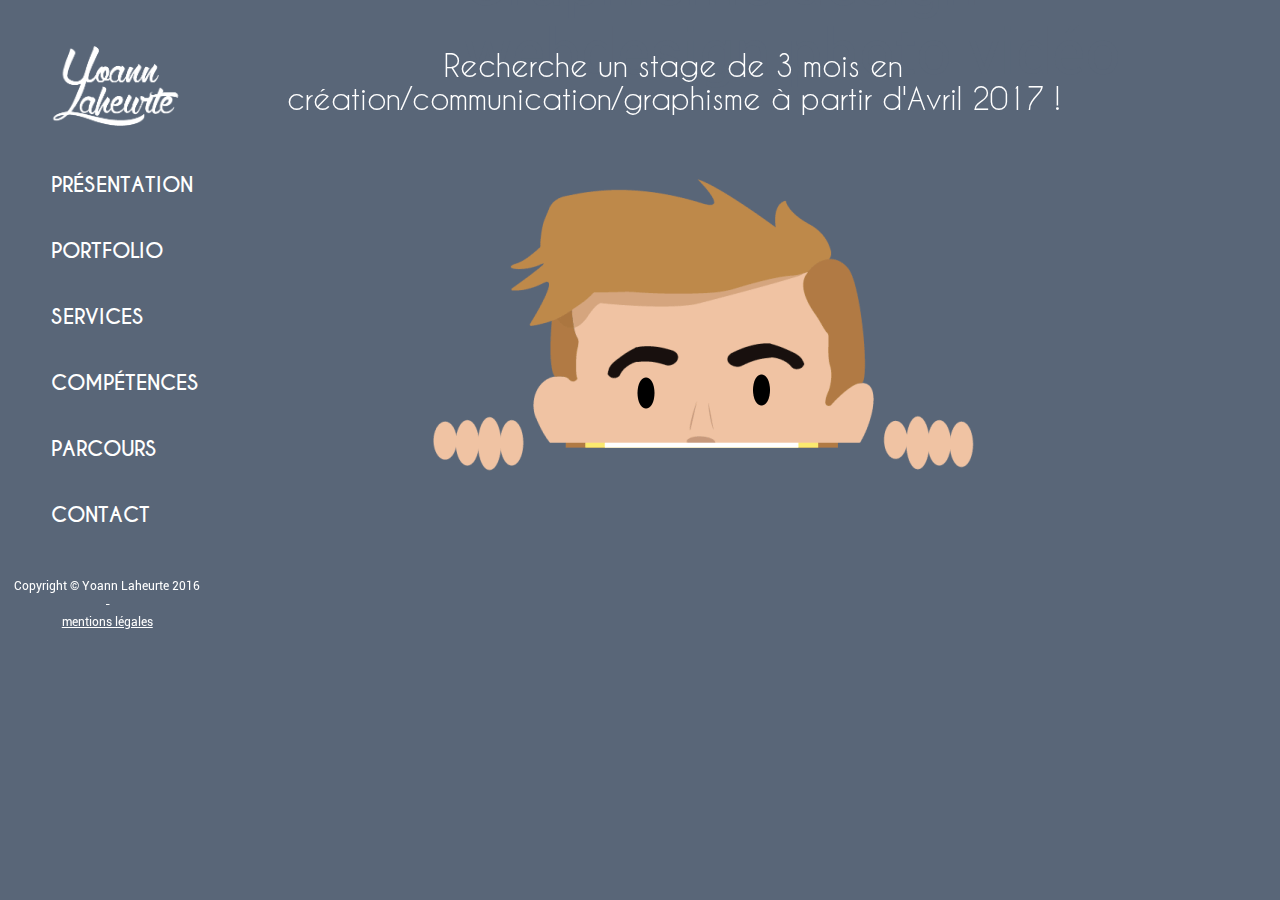
<file: index.html>
<!DOCTYPE html5>
<html lang="fr">
<head>
    <title> Yoann Laheurte | Graphiste & Webdesigner </title> 
	<meta charset="utf-8">
    <link href="http://fonts.googleapis.com/icon?family=Material+Icons" rel="stylesheet">
    <link type="text/css" rel="stylesheet" href="css/materialize.min.css" />
    <link type="text/css" rel="stylesheet" href="css/style.css">
    <link type="text/css" rel="stylesheet" href="css/menu_hover.css">
<link type="text/css" rel="stylesheet" href="css/responsive.css">
    <meta name="viewport" content="width=device-width; initial-scale=1.0; maximum-scale=1.0;"/>
    <link rel="icon" type="image/ico" href="images/favicon.ico" />
</head>
    
<body>  
    <div class="wrapper">
        <div class="row">
            <header class="header">
            <div class="col s2 nav wrap menu">
                <a href="#" class="header__icon" id="header__icon"></a>
                <div class="navbar">
            <a href="index.html"><img src="images/logo.png" class="logo responsive-img"></a>
                <nav class="cl-effect-4">
                <ul>
                    <li><a href="presentation.html">présentation</a></li>
                    <li><a href="portfolio_toutvoir.html">portfolio</a></li>
                    <li><a href="services.html">services</a></li>
                    <li><a href="competences.html">compétences</a></li>
                    <li><a href="parcours.html">parcours</a></li>
                    <li><a href="contact.html">contact</a></li>
                </ul>
                </nav>
                <p class="footer">Copyright &copy; Yoann Laheurte 2016 - <a href="mentions-l%C3%A9gales.html"><br>mentions légales</a></p>
            </div>
        </div>
            </header>
            <div class="site-content">
                <div class="container">
                    <div class="col s10 main wrap">
                <main>
                    <h2>Recherche un stage de 3 mois en création/communication/graphisme à partir d'Avril 2017 !</h2>
                    <img class="responsive-img" src="images/accueil.gif">
                    <h1>Yoann Laheurte</h1>
                    <h1>Graphisme design webdesign photo vidéo</h1>
                </main>
                    </div>
                </div>     
            </div>         
        </div>
</div>
  
          <script type="text/javascript" src="https://code.jquery.com/jquery-2.1.1.min.js"></script>
      <script type="text/javascript" src="js/materialize.min.js"></script>
    <script>(function(i,s,o,g,r,a,m){i['GoogleAnalyticsObject']=r;i[r]=i[r]||function(){
  (i[r].q=i[r].q||[]).push(arguments)},i[r].l=1*new Date();a=s.createElement(o),
  m=s.getElementsByTagName(o)[0];a.async=1;a.src=g;m.parentNode.insertBefore(a,m)
  })(window,document,'script','https://www.google-analytics.com/analytics.js','ga');

  ga('create', 'UA-80531966-1', 'auto');
  ga('send', 'pageview');</script>
     <script type="text/javascript" src="js/app.js"></script>
        </body>
</html>
</file>
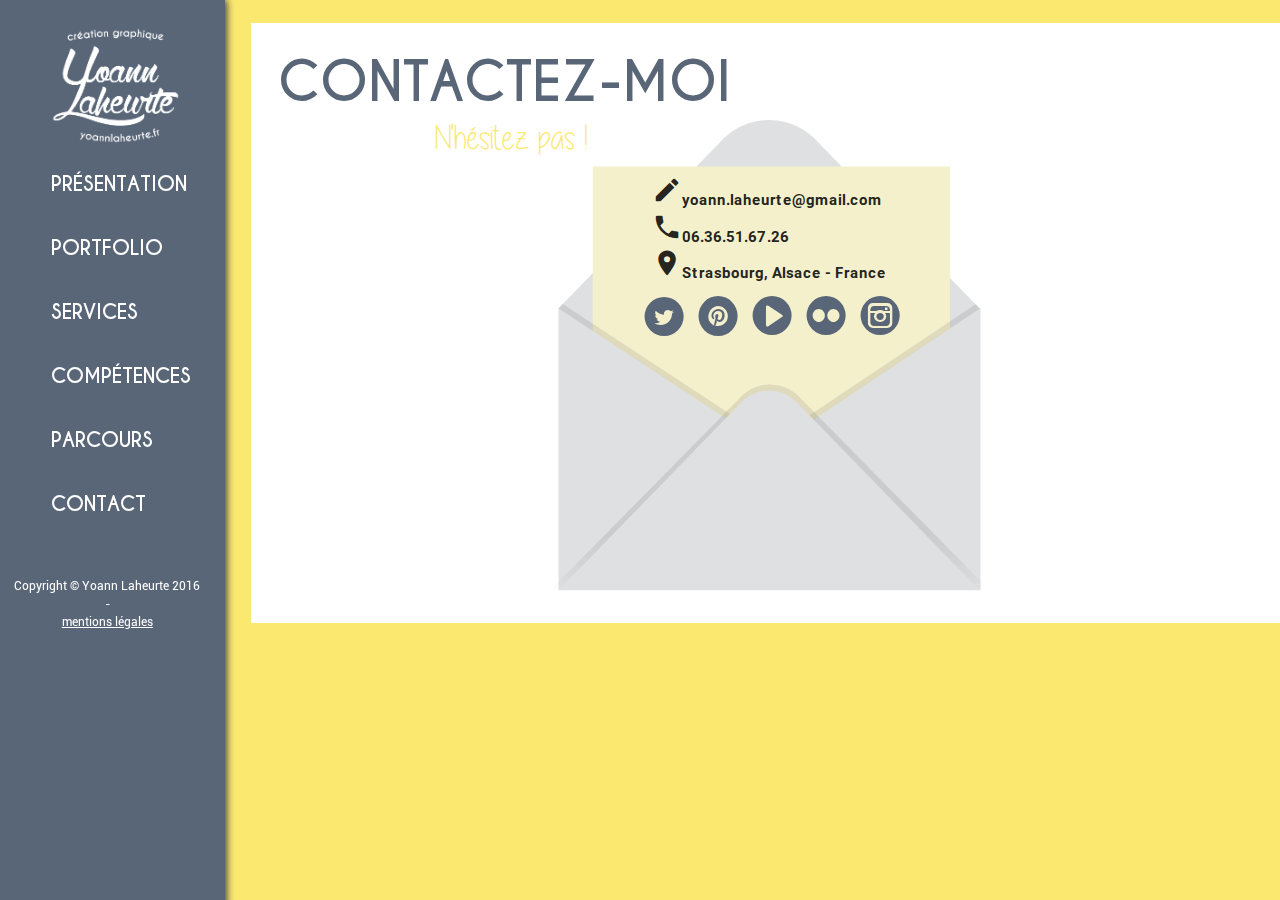
<file: contact.html>
<!DOCTYPE html5>
<html lang="fr">
<head>
    <title> Yoann Laheurte | Graphiste & Webdesigner </title> 
	<meta charset="utf-8">
    <link href="http://fonts.googleapis.com/icon?family=Material+Icons" rel="stylesheet">
    <link type="text/css" rel="stylesheet" href="css/materialize.min.css" />
    <link type="text/css" rel="stylesheet" href="css/contact.css">
    <link type="text/css" rel="stylesheet" href="css/menu_hover.css">
    <link type="text/css" rel="stylesheet" href="css/responsive.css">
    <meta name="viewport" content="width=device-width; initial-scale=1.0; maximum-scale=1.0;"/>
    <link rel="icon" type="image/png" href="images/favicon.png" />
<style>
@media only screen and (max-width: 750px) {
    nav ul {
    margin-left:0em;
    }
}
    </style>
</head>
    
<body>
    <div class="wrapper">
        <div class="row">
            <header class="header">
            <div class="col s2 nav wrap">
            <a href="#" class="header__icon" id="header__icon"></a>
            <div class="navbar">
            <a href="index.html"><img src="images/logo3.png" class="logo responsive-img"></a>
                <nav class="cl-effect-4">
                <ul>
                    <li><a href="presentation.html">présentation</a></li>
                    <li><a href="portfolio_toutvoir.html">portfolio</a></li>
                    <li><a href="services.html">services</a></li>
                    <li><a href="competences.html">compétences</a></li>
                    <li><a href="parcours.html">parcours</a></li>
                    <li><a href="contact.html">contact</a></li>
                </ul>
                </nav>
                <p class="footer">Copyright &copy; Yoann Laheurte 2016 - <a href="mentions-l%C3%A9gales.html"><br>mentions légales</a></p>
            </div>
            </div>
            </header>
            <div class="site-content">
            <div class="col s10 main wrap">
                <main>
                      <h1>Contactez-moi</h1>
                        <h3>N'hésitez pas !</h3>
                   <div class="contact"> <p>   <i class="small material-icons">mode_edit</i>yoann.laheurte@gmail.com<br>   <i class="small material-icons">call</i>06.36.51.67.26<br>   <i class="small material-icons">location_on</i>Strasbourg, Alsace - France</p>
                      <ul>
                          <li><a href="https://twitter.com/Yoannlht" target="_blank">A</a></li>
                          <li><a href="https://fr.pinterest.com/ylaheurte/" target="_blank">E</a></li>
                          <li><a href="https://www.youtube.com/user/Yoann2020" target="_blank">F</a></li>
                          <li><a href="https://www.flickr.com/photos/141456434@N02/" target="_blank">O</a></li>
                          <li><a href="https://www.instagram.com/yoannlht/" target="_blank">V</a></li>
                       </ul>
                    </div>
                     <div class="site-cache" id="site-cache">
            </main>
        </div>
        </div>
    </div>
      <script type="text/javascript" src="https://code.jquery.com/jquery-2.1.1.min.js"></script>
      <script type="text/javascript" src="js/materialize.min.js"></script>
           <script>(function(i,s,o,g,r,a,m){i['GoogleAnalyticsObject']=r;i[r]=i[r]||function(){
  (i[r].q=i[r].q||[]).push(arguments)},i[r].l=1*new Date();a=s.createElement(o),
  m=s.getElementsByTagName(o)[0];a.async=1;a.src=g;m.parentNode.insertBefore(a,m)
  })(window,document,'script','https://www.google-analytics.com/analytics.js','ga');

  ga('create', 'UA-80531966-1', 'auto');
  ga('send', 'pageview');</script>
         <script type="text/javascript" src="js/app.js"></script>
        </body>
</html>
</file>
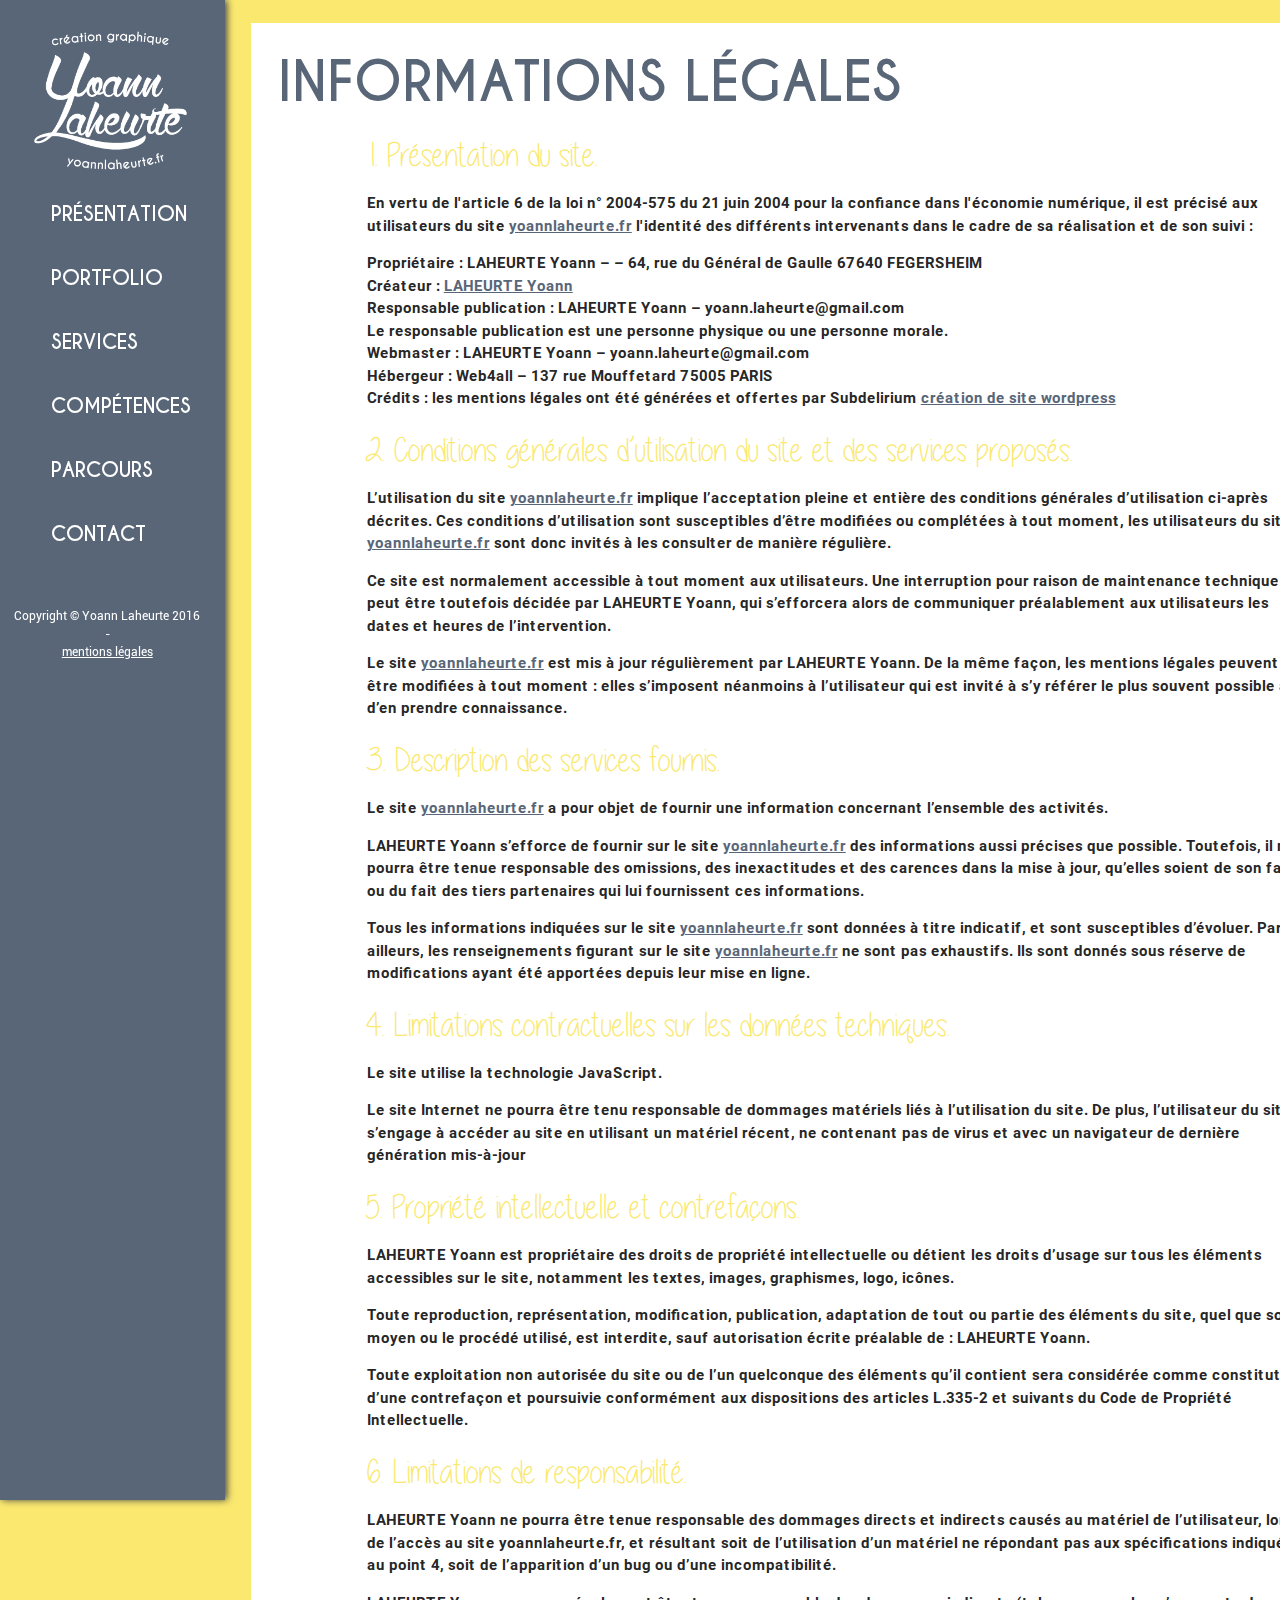
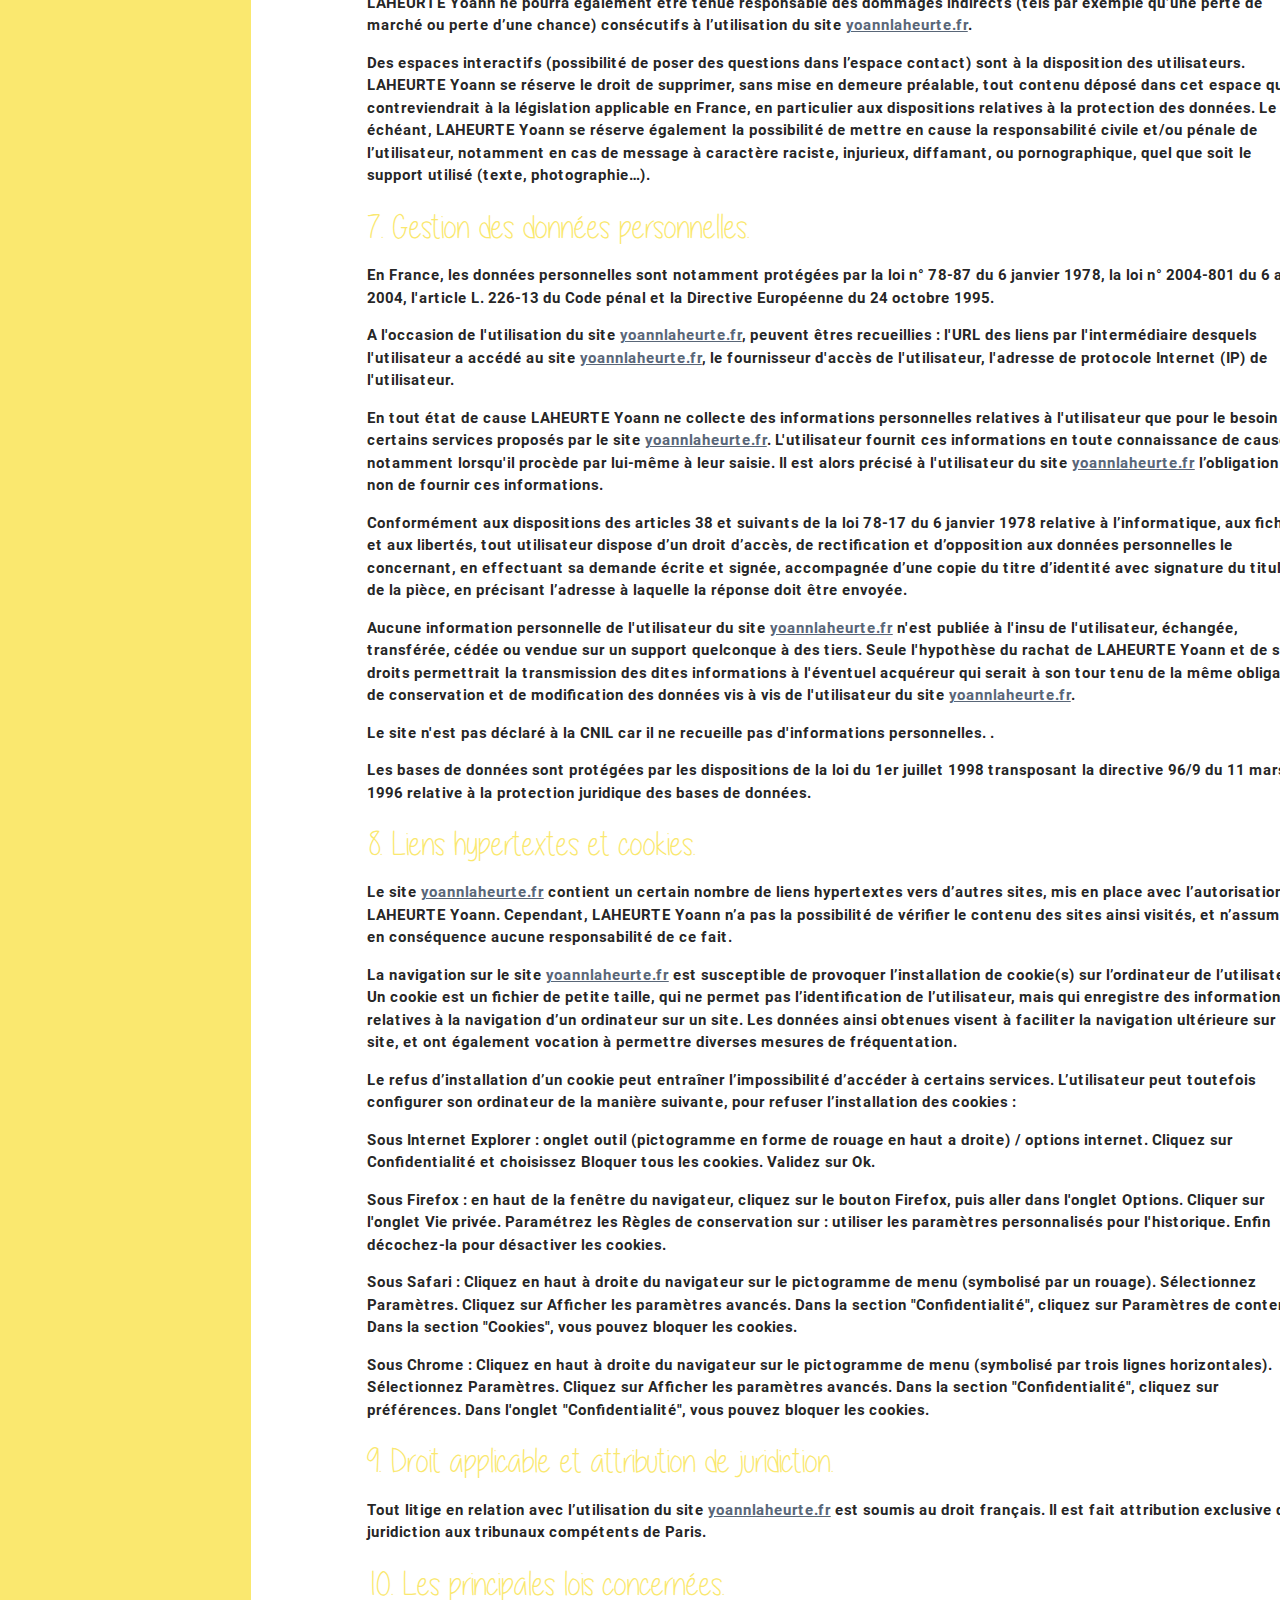
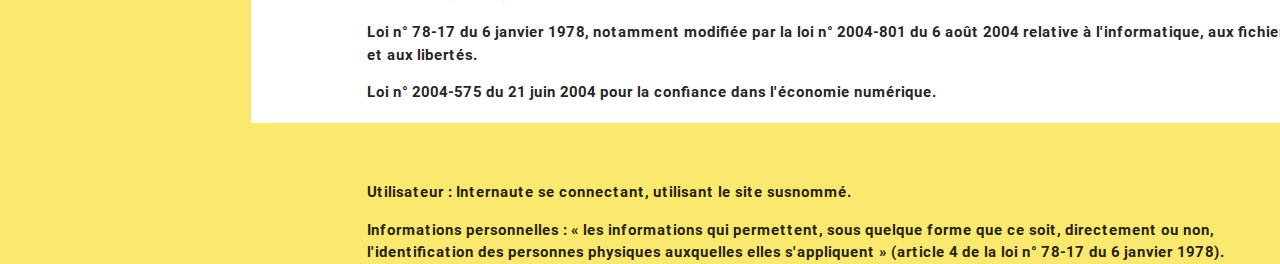
<file: mentions-légales.html>
<!DOCTYPE html5>
<html lang="fr">
<head>
    <title> Yoann Laheurte | Graphiste & Webdesigner </title> 
	<meta charset="utf-8">
    <link href="http://fonts.googleapis.com/icon?family=Material+Icons" rel="stylesheet">
    <link type="text/css" rel="stylesheet" href="css/materialize.min.css" />
    <link type="text/css" rel="stylesheet" href="css/mentions-l%C3%A9gales.css">
    <link type="text/css" rel="stylesheet" href="css/menu_hover.css">
    <link type="text/css" rel="stylesheet" href="css/responsive.css">
    <meta name="viewport" content="width=device-width; initial-scale=1.0; maximum-scale=1.0;"/>
    <link rel="icon" type="image/png" href="images/favicon.png" />
    <style>
@media only screen and (max-width: 750px) {
    nav ul {
    margin-left:0em;
    }
}
    </style>
</head>
    
<body>
    <div class="wrapper">
        <div class="row">
            <header class="header">
            <div class="col s2 nav wrap">
            <a href="#" class="header__icon" id="header__icon"></a>
            <div class="navbar">
            <a href="index.html"><img src="images/logo3.png" class="logo responsive-img"></a>
                <nav class="cl-effect-4">
                <ul>
                    <li><a href="presentation.html">présentation</a></li>
                    <li><a href="portfolio_toutvoir.html">portfolio</a></li>
                    <li><a href="services.html">services</a></li>
                    <li><a href="competences.html">compétences</a></li>
                    <li><a href="parcours.html">parcours</a></li>
                    <li><a href="contact.html">contact</a></li>
                </ul>
                </nav>
                <p class="footer">Copyright &copy; Yoann Laheurte 2016 - <a href="mentions-l%C3%A9gales.html"><br>mentions légales</a></p>
                </div>
                </div>
                </header>
            <div class="site-content">
            <div class="col s10 main wrap">
                <main>
                    <h1>Informations légales</h1>
                    <h3>1. Présentation du site.</h3>
                    <p>En vertu de l'article 6 de la loi n° 2004-575 du 21 juin 2004 pour la confiance dans l'économie numérique, il est précisé aux utilisateurs du site <a href="http://yoannlaheurte.fr/" title="LAHEURTE Yoann - yoannlaheurte.fr">yoannlaheurte.fr</a> l'identité des différents intervenants dans le cadre de sa réalisation et de son suivi :</p>
                    <p><strong>Propriétaire</strong> : LAHEURTE Yoann –  – 64, rue du Général de Gaulle 67640 FEGERSHEIM<br/>
<strong>Créateur</strong>  : <a href="yoannlaheurte.fr">LAHEURTE Yoann</a><br/>
<strong>Responsable publication</strong> : LAHEURTE Yoann – yoann.laheurte@gmail.com<br/>
Le responsable publication est une personne physique ou une personne morale.<br/>
<strong>Webmaster</strong> : LAHEURTE Yoann – yoann.laheurte@gmail.com<br/>
<strong>Hébergeur</strong> : Web4all – 137 rue Mouffetard 75005 PARIS<br/>
Crédits : les mentions légales ont été générées et offertes par Subdelirium <a target="_blank" href="http://www.subdelirium.com/creation-site-wordpress/" alt="creation site internet wordpress">création de site wordpress</a></p>

                    <h3>2. Conditions générales d’utilisation du site et des services proposés.</h3>
                    <p>L’utilisation du site <a href="http://yoannlaheurte.fr/" title="LAHEURTE Yoann - yoannlaheurte.fr">yoannlaheurte.fr</a> implique l’acceptation pleine et entière des conditions générales d’utilisation ci-après décrites. Ces conditions d’utilisation sont susceptibles d’être modifiées ou complétées à tout moment, les utilisateurs du site <a href="http://yoannlaheurte.fr/" title="LAHEURTE Yoann - yoannlaheurte.fr">yoannlaheurte.fr</a> sont donc invités à les consulter de manière régulière.</p>
                    <p>Ce site est normalement accessible à tout moment aux utilisateurs. Une interruption pour raison de maintenance technique peut être toutefois décidée par LAHEURTE Yoann, qui s’efforcera alors de communiquer préalablement aux utilisateurs les dates et heures de l’intervention.</p>
                    <p>Le site <a href="http://yoannlaheurte.fr/" title="LAHEURTE Yoann - yoannlaheurte.fr">yoannlaheurte.fr</a> est mis à jour régulièrement par LAHEURTE Yoann. De la même façon, les mentions légales peuvent être modifiées à tout moment : elles s’imposent néanmoins à l’utilisateur qui est invité à s’y référer le plus souvent possible afin d’en prendre connaissance.</p>
                    <h3>3. Description des services fournis.</h3>
                    <p>Le site <a href="http://yoannlaheurte.fr/" title="LAHEURTE Yoann - yoannlaheurte.fr">yoannlaheurte.fr</a> a pour objet de fournir une information concernant l’ensemble des activités.</p>
                    <p>LAHEURTE Yoann s’efforce de fournir sur le site <a href="http://yoannlaheurte.fr/" title="LAHEURTE Yoann - yoannlaheurte.fr">yoannlaheurte.fr</a> des informations aussi précises que possible. Toutefois, il ne pourra être tenue responsable des omissions, des inexactitudes et des carences dans la mise à jour, qu’elles soient de son fait ou du fait des tiers partenaires qui lui fournissent ces informations.</p>
                    <p>Tous les informations indiquées sur le site <a href="http://yoannlaheurte.fr/" title="LAHEURTE Yoann - yoannlaheurte.fr">yoannlaheurte.fr</a> sont données à titre indicatif, et sont susceptibles d’évoluer. Par ailleurs, les renseignements figurant sur le site <a href="http://yoannlaheurte.fr/" title="LAHEURTE Yoann - yoannlaheurte.fr">yoannlaheurte.fr</a> ne sont pas exhaustifs. Ils sont donnés sous réserve de modifications ayant été apportées depuis leur mise en ligne.</p>
                    <h3>4. Limitations contractuelles sur les données techniques.</h3>
                    <p>Le site utilise la technologie JavaScript.</p>
                    <p>Le site Internet ne pourra être tenu responsable de dommages matériels liés à l’utilisation du site. De plus, l’utilisateur du site s’engage à accéder au site en utilisant un matériel récent, ne contenant pas de virus et avec un navigateur de dernière génération mis-à-jour</p>
                    <h3>5. Propriété intellectuelle et contrefaçons.</h3>
                    <p>LAHEURTE Yoann est propriétaire des droits de propriété intellectuelle ou détient les droits d’usage sur tous les éléments accessibles sur le site, notamment les textes, images, graphismes, logo, icônes.</p>
                    <p>Toute reproduction, représentation, modification, publication, adaptation de tout ou partie des éléments du site, quel que soit le moyen ou le procédé utilisé, est interdite, sauf autorisation écrite préalable de : LAHEURTE Yoann.</p>
                    <p>Toute exploitation non autorisée du site ou de l’un quelconque des éléments qu’il contient sera considérée comme constitutive d’une contrefaçon et poursuivie conformément aux dispositions des articles L.335-2 et suivants du Code de Propriété Intellectuelle.</p>
                    <h3>6. Limitations de responsabilité.</h3>
                    <p>LAHEURTE Yoann ne pourra être tenue responsable des dommages directs et indirects causés au matériel de l’utilisateur, lors de l’accès au site yoannlaheurte.fr, et résultant soit de l’utilisation d’un matériel ne répondant pas aux spécifications indiquées au point 4, soit de l’apparition d’un bug ou d’une incompatibilité.</p>
                    <p>LAHEURTE Yoann ne pourra également être tenue responsable des dommages indirects (tels par exemple qu’une perte de marché ou perte d’une chance) consécutifs à l’utilisation du site <a href="http://yoannlaheurte.fr/" title="LAHEURTE Yoann - yoannlaheurte.fr">yoannlaheurte.fr</a>.</p>
                    <p>Des espaces interactifs (possibilité de poser des questions dans l’espace contact) sont à la disposition des utilisateurs. LAHEURTE Yoann se réserve le droit de supprimer, sans mise en demeure préalable, tout contenu déposé dans cet espace qui contreviendrait à la législation applicable en France, en particulier aux dispositions relatives à la protection des données. Le cas échéant, LAHEURTE Yoann se réserve également la possibilité de mettre en cause la responsabilité civile et/ou pénale de l’utilisateur, notamment en cas de message à caractère raciste, injurieux, diffamant, ou pornographique, quel que soit le support utilisé (texte, photographie…).</p>
                    <h3>7. Gestion des données personnelles.</h3>
                    <p>En France, les données personnelles sont notamment protégées par la loi n° 78-87 du 6 janvier 1978, la loi n° 2004-801 du 6 août 2004, l'article L. 226-13 du Code pénal et la Directive Européenne du 24 octobre 1995.</p>
                    <p>A l'occasion de l'utilisation du site <a href="http://yoannlaheurte.fr/" title="LAHEURTE Yoann - yoannlaheurte.fr">yoannlaheurte.fr</a>, peuvent êtres recueillies : l'URL des liens par l'intermédiaire desquels l'utilisateur a accédé au site <a href="http://yoannlaheurte.fr/" title="LAHEURTE Yoann - yoannlaheurte.fr">yoannlaheurte.fr</a>, le fournisseur d'accès de l'utilisateur, l'adresse de protocole Internet (IP) de l'utilisateur.</p>
                    <p> En tout état de cause LAHEURTE Yoann ne collecte des informations personnelles relatives à l'utilisateur que pour le besoin de certains services proposés par le site <a href="http://yoannlaheurte.fr/" title="LAHEURTE Yoann - yoannlaheurte.fr">yoannlaheurte.fr</a>. L'utilisateur fournit ces informations en toute connaissance de cause, notamment lorsqu'il procède par lui-même à leur saisie. Il est alors précisé à l'utilisateur du site <a href="http://yoannlaheurte.fr/" title="LAHEURTE Yoann - yoannlaheurte.fr">yoannlaheurte.fr</a> l’obligation ou non de fournir ces informations.</p>
                    <p>Conformément aux dispositions des articles 38 et suivants de la loi 78-17 du 6 janvier 1978 relative à l’informatique, aux fichiers et aux libertés, tout utilisateur dispose d’un droit d’accès, de rectification et d’opposition aux données personnelles le concernant, en effectuant sa demande écrite et signée, accompagnée d’une copie du titre d’identité avec signature du titulaire de la pièce, en précisant l’adresse à laquelle la réponse doit être envoyée.</p>
                    <p>Aucune information personnelle de l'utilisateur du site <a href="http://yoannlaheurte.fr/" title="LAHEURTE Yoann - yoannlaheurte.fr">yoannlaheurte.fr</a> n'est publiée à l'insu de l'utilisateur, échangée, transférée, cédée ou vendue sur un support quelconque à des tiers. Seule l'hypothèse du rachat de LAHEURTE Yoann et de ses droits permettrait la transmission des dites informations à l'éventuel acquéreur qui serait à son tour tenu de la même obligation de conservation et de modification des données vis à vis de l'utilisateur du site <a href="http://yoannlaheurte.fr/" title="LAHEURTE Yoann - yoannlaheurte.fr">yoannlaheurte.fr</a>.</p>
                    <p>Le site n'est pas déclaré à la CNIL car il ne recueille pas d'informations personnelles. .</p>
                    <p>Les bases de données sont protégées par les dispositions de la loi du 1er juillet 1998 transposant la directive 96/9 du 11 mars 1996 relative à la protection juridique des bases de données.</p>
                    <h3>8. Liens hypertextes et cookies.</h3>
                    <p>Le site <a href="http://yoannlaheurte.fr/" title="LAHEURTE Yoann - yoannlaheurte.fr">yoannlaheurte.fr</a> contient un certain nombre de liens hypertextes vers d’autres sites, mis en place avec l’autorisation de LAHEURTE Yoann. Cependant, LAHEURTE Yoann n’a pas la possibilité de vérifier le contenu des sites ainsi visités, et n’assumera en conséquence aucune responsabilité de ce fait.</p>
                    <p>La navigation sur le site <a href="http://yoannlaheurte.fr/" title="LAHEURTE Yoann - yoannlaheurte.fr">yoannlaheurte.fr</a> est susceptible de provoquer l’installation de cookie(s) sur l’ordinateur de l’utilisateur. Un cookie est un fichier de petite taille, qui ne permet pas l’identification de l’utilisateur, mais qui enregistre des informations relatives à la navigation d’un ordinateur sur un site. Les données ainsi obtenues visent à faciliter la navigation ultérieure sur le site, et ont également vocation à permettre diverses mesures de fréquentation.</p>
                    <p>Le refus d’installation d’un cookie peut entraîner l’impossibilité d’accéder à certains services. L’utilisateur peut toutefois configurer son ordinateur de la manière suivante, pour refuser l’installation des cookies :</p>
                    <p>Sous Internet Explorer : onglet outil (pictogramme en forme de rouage en haut a droite) / options internet. Cliquez sur Confidentialité et choisissez Bloquer tous les cookies. Validez sur Ok.</p>
                    <p>Sous Firefox : en haut de la fenêtre du navigateur, cliquez sur le bouton Firefox, puis aller dans l'onglet Options. Cliquer sur l'onglet Vie privée.
  Paramétrez les Règles de conservation sur :  utiliser les paramètres personnalisés pour l'historique. Enfin décochez-la pour  désactiver les cookies.</p>
                    <p>Sous Safari : Cliquez en haut à droite du navigateur sur le pictogramme de menu (symbolisé par un rouage). Sélectionnez Paramètres. Cliquez sur Afficher les paramètres avancés. Dans la section "Confidentialité", cliquez sur Paramètres de contenu. Dans la section "Cookies", vous pouvez bloquer les cookies.</p>
                    <p>Sous Chrome : Cliquez en haut à droite du navigateur sur le pictogramme de menu (symbolisé par trois lignes horizontales). Sélectionnez Paramètres. Cliquez sur Afficher les paramètres avancés. Dans la section "Confidentialité", cliquez sur préférences.  Dans l'onglet "Confidentialité", vous pouvez bloquer les cookies.</p>

                    <h3>9. Droit applicable et attribution de juridiction.</h3>
                    <p>Tout litige en relation avec l’utilisation du site <a href="http://yoannlaheurte.fr/" title="LAHEURTE Yoann - yoannlaheurte.fr">yoannlaheurte.fr</a> est soumis au droit français. Il est fait attribution exclusive de juridiction aux tribunaux compétents de Paris.</p>
                    <h3>10. Les principales lois concernées.</h3>
                    <p>Loi n° 78-17 du 6 janvier 1978, notamment modifiée par la loi n° 2004-801 du 6 août 2004 relative à l'informatique, aux fichiers et aux libertés.</p>
                    <p> Loi n° 2004-575 du 21 juin 2004 pour la confiance dans l'économie numérique.</p>
                    <h3>11. Lexique.</h3>
                    <p>Utilisateur : Internaute se connectant, utilisant le site susnommé.</p>
                    <p>Informations personnelles : « les informations qui permettent, sous quelque forme que ce soit, directement ou non, l'identification des personnes physiques auxquelles elles s'appliquent » (article 4 de la loi n° 78-17 du 6 janvier 1978).</p>
</main>
                </div>
                 <div class="site-cache" id="site-cache">
            </div>
        </div>
    </div>
      <script type="text/javascript" src="https://code.jquery.com/jquery-2.1.1.min.js"></script>
      <script type="text/javascript" src="js/materialize.min.js"></script>
           <script>(function(i,s,o,g,r,a,m){i['GoogleAnalyticsObject']=r;i[r]=i[r]||function(){
  (i[r].q=i[r].q||[]).push(arguments)},i[r].l=1*new Date();a=s.createElement(o),
  m=s.getElementsByTagName(o)[0];a.async=1;a.src=g;m.parentNode.insertBefore(a,m)
  })(window,document,'script','https://www.google-analytics.com/analytics.js','ga');

  ga('create', 'UA-80531966-1', 'auto');
  ga('send', 'pageview');</script>
         <script type="text/javascript" src="js/app.js"></script>
        </body>
</html>
</file>
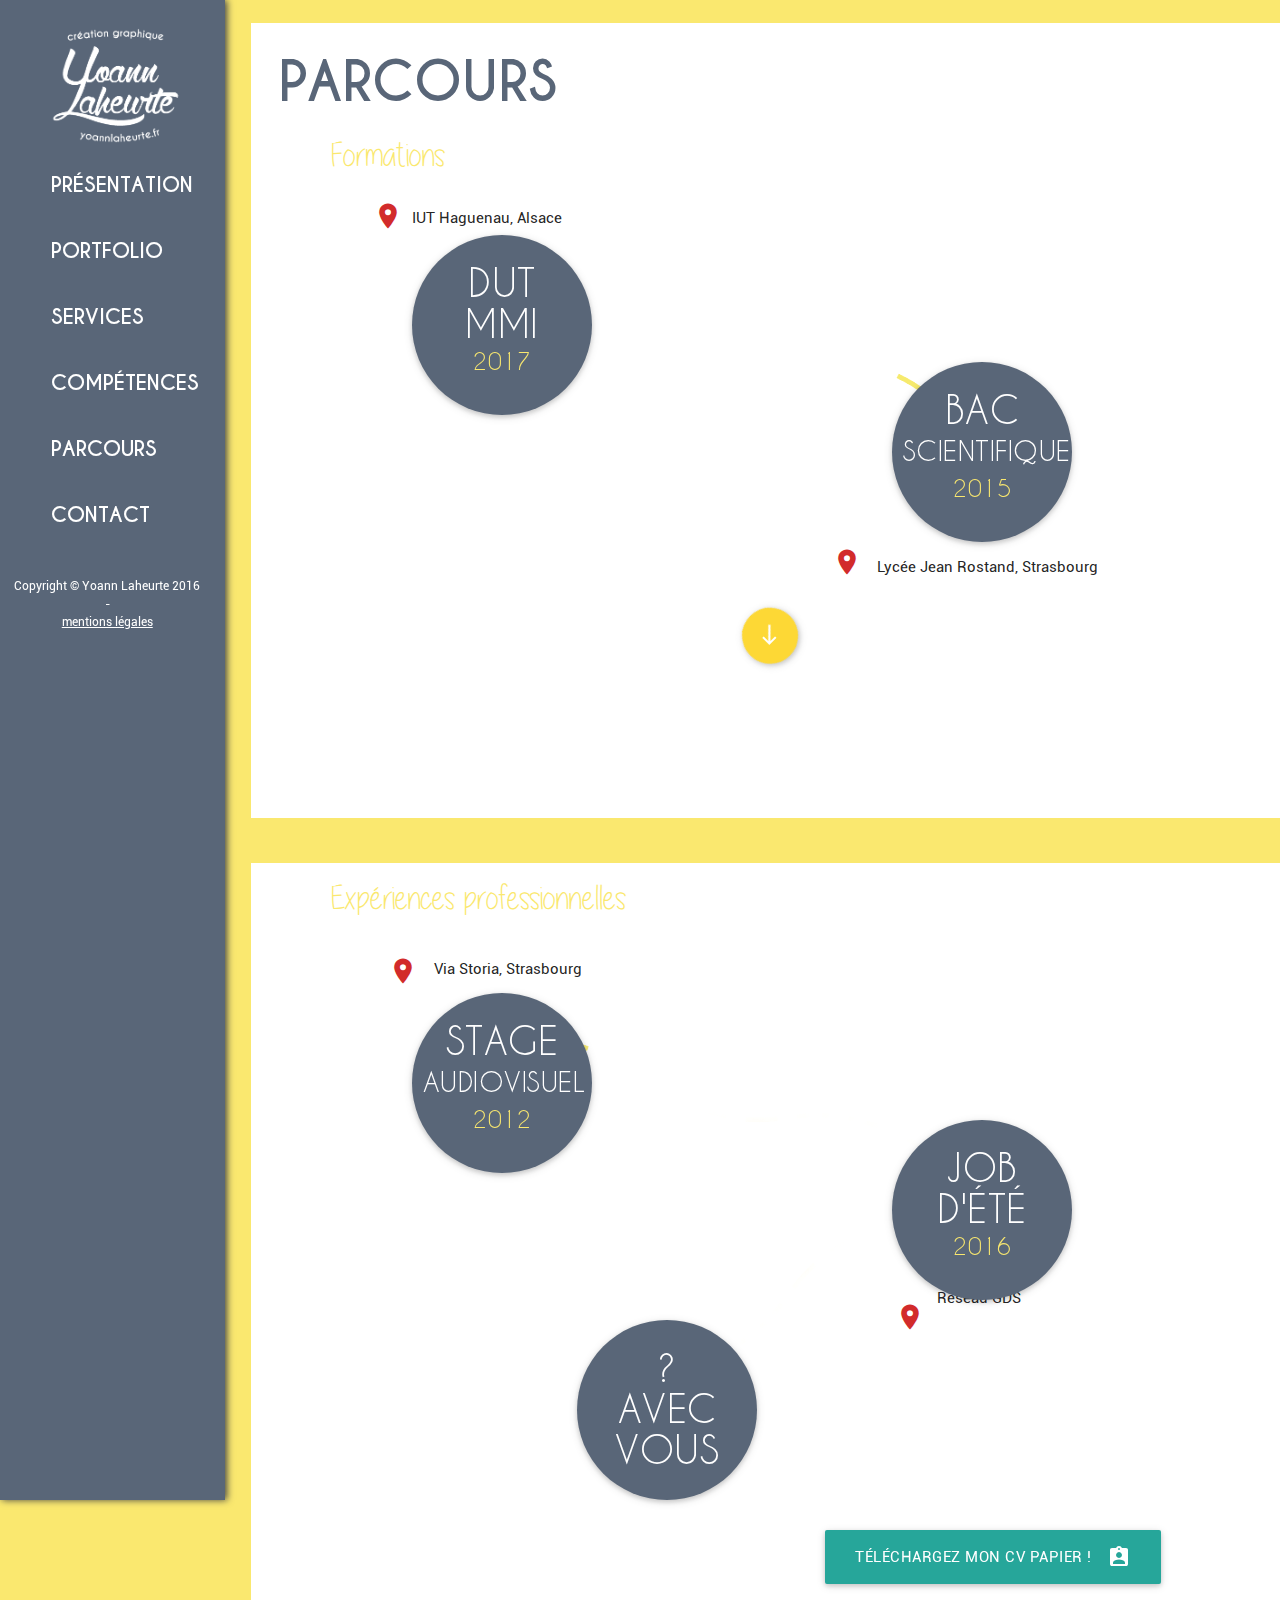
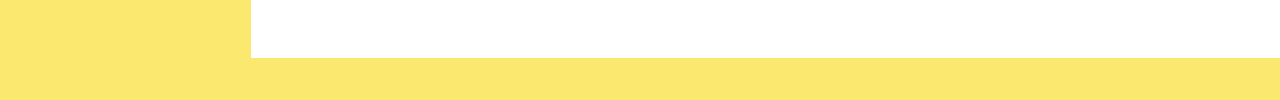
<file: parcours.html>
<!DOCTYPE html5>
<html lang="fr">
<head>
    <title> Yoann Laheurte | Graphiste & Webdesigner </title> 
	<meta charset="utf-8">
    <link href="http://fonts.googleapis.com/icon?family=Material+Icons" rel="stylesheet">
    <link type="text/css" rel="stylesheet" href="css/materialize.min.css" />
    <link type="text/css" rel="stylesheet" href="css/parcours2.css">
    <link type="text/css" rel="stylesheet" href="css/menu_hover.css">
    <link type="text/css" rel="stylesheet" href="css/responsive.css">
    <meta name="viewport" content="width=device-width; initial-scale=1.0; maximum-scale=1.0;"/>
    <link rel="icon" type="image/png" href="images/favicon.png" />
</head>
    
<body>
    <div class="wrapper">
        <div class="row">
            <header class="header">
            <div class="col s2 nav wrap">
            <a href="#" class="header__icon" id="header__icon"></a>
            <div class="navbar">
            <a href="index.html"><img src="images/logo3.png" class="logo responsive-img"></a>
                <nav class="cl-effect-4">
                <ul>
                    <li><a href="presentation.html">présentation</a></li>
                    <li><a href="portfolio_toutvoir.html">portfolio</a></li>
                    <li><a href="services.html">services</a></li>
                    <li><a href="competences.html">compétences</a></li>
                    <li><a href="parcours.html">parcours</a></li>
                    <li><a href="contact.html">contact</a></li>
                </ul>
                </nav>
                <p class="footer">Copyright &copy; Yoann Laheurte 2016 - <a href="mentions-l%C3%A9gales.html"><br>mentions légales</a></p>
                </div>
            </div>
            </header>
            <div class="site-content">
            <div class="col s10 main wrap">
                <main>
                    <h1>parcours</h1>
                    <h3>Formations</h3>
                    <i class="small material-icons icone">location_on</i>
                    <p class="lieux">IUT Haguenau, Alsace</p>                
                    
                   <div class="survol_dut"> 
                    <div class="dut">
                    <div class="circle1 waves-effect waves-light btn">
                        <h2>dut mmi</h2>
                        <p class="annee">2017</p>
                    </div>
                    <div class="content">
                        <p><span>DUT Multimédia et Internet (ex SRC)<br><span class="description">DESCRIPTION</span></span><br>Communication d'entreprise.<br>
Conception et réalisation de produits et de services de communication utilisant les technologies numériques.</p>
                    </div>
                    </div>
            </div>
                <div class="survol_s">
                    <div class="circle2 waves-effect waves-light btn">
                        <h2>bac<br><span>scientifique</span></h2>
                        <p class="annee">2015</p>
                    </div>
                <i class="small material-icons icone2">location_on</i>
                    <p class="lieux2">Lycée Jean Rostand, Strasbourg</p>
                                            <div class="content2">
                        <p><span>Spécificité S.V.T - mention bien<br><span class="description">DESCRIPTION</span></span><br>Résoudre une problématique par une démarche expérimentale.<br>Qualités d’analyse et de synthèse.<br>Capacités d’adaptation.</p>
                    </div>
            </div>
                    <a id="scrollButton" href="#pro" class="btn-floating btn-large waves-effect waves-light yellow darken-1 down arrow"><i class="material-icons">call_received</i></a>
    </div>
       
        <div class="col s10 main wrap">
                    <h3 id="pro">Expériences professionnelles</h3>
                    <i class="small material-icons icone1-b">location_on</i>
                    <p class="lieux1-b">Via Storia, Strasbourg</p>
            <div class="inverse">
                <div class="survol_audio">                                      <div class="circle1-b waves-effect waves-light btn">
                        <h2>Stage<br><span>Audiovisuel</span></h2>
                        <p class="annee">2012</p>
                    </div>
                        <div class="content1-b">
                        <p><span>1 semaine<br><span class="description">DESCRIPTION</span></span><br>Assitance et observation d’une publicité audiovisuelle pour une diffusion télévisuelle (tournage, post-production, montage).</p>
                        </div>
                    </div>
            </div>
            
          <div class="ete">
            <div class="survol_job">
            <div class="circle2 waves-effect waves-light btn">
                        <h2>Job<br>d'été</h2>
                        <p class="annee">2016</p>
                    
                </div>
                        <div class="content2-b">
                        <p><span>1 mois<br><span class="description">DESCRIPTION</span></span><br>Réalisation d'une plaquette, sous forme d'infographie, résumant les étapes d'une démarche administrative d'un cahier des charges.<br> Le but était de rendre plus attrayant et attentif aux documents nécessaires à rendre pour le Réseau GDS.</p>
                    </div>
                    <i class="small material-icons icone2-b">location_on</i>
                <p class="lieux2-b">Réseau GDS</p>
            </div>
            </div>
            <div class="circle1-c waves-effect waves-light btn">
                        <h2>?<br>Avec vous</h2>
            </div>
            <div class="content1-c">
                <p><span class="description">DESCRIPTION</span><br>En tant que graphiste ou dans le pôle communication, je serai ravi de travailler avec vous !</p>
            </div>
            <div class="bouton">
                <a class="waves-effect waves-light btn-large" href="images/laheurte_cv.pdf" download="curriculum vitae"><i class="material-icons right">assignment_ind</i>Téléchargez mon CV papier !</a></div>
             <div class="site-cache" id="site-cache">
            </div>
                </div>
            </div>
        </div>
    </main>
      <script type="text/javascript" src="https://code.jquery.com/jquery-2.1.1.min.js"></script>
      <script type="text/javascript" src="js/materialize.min.js"></script>
    <script>(function(i,s,o,g,r,a,m){i['GoogleAnalyticsObject']=r;i[r]=i[r]||function(){
  (i[r].q=i[r].q||[]).push(arguments)},i[r].l=1*new Date();a=s.createElement(o),
  m=s.getElementsByTagName(o)[0];a.async=1;a.src=g;m.parentNode.insertBefore(a,m)
  })(window,document,'script','https://www.google-analytics.com/analytics.js','ga');

  ga('create', 'UA-80531966-1', 'auto');
  ga('send', 'pageview');</script>
    <script type="text/javascript" src="js/app.js"></script>
        </div>
        </body>
</html>
</file>
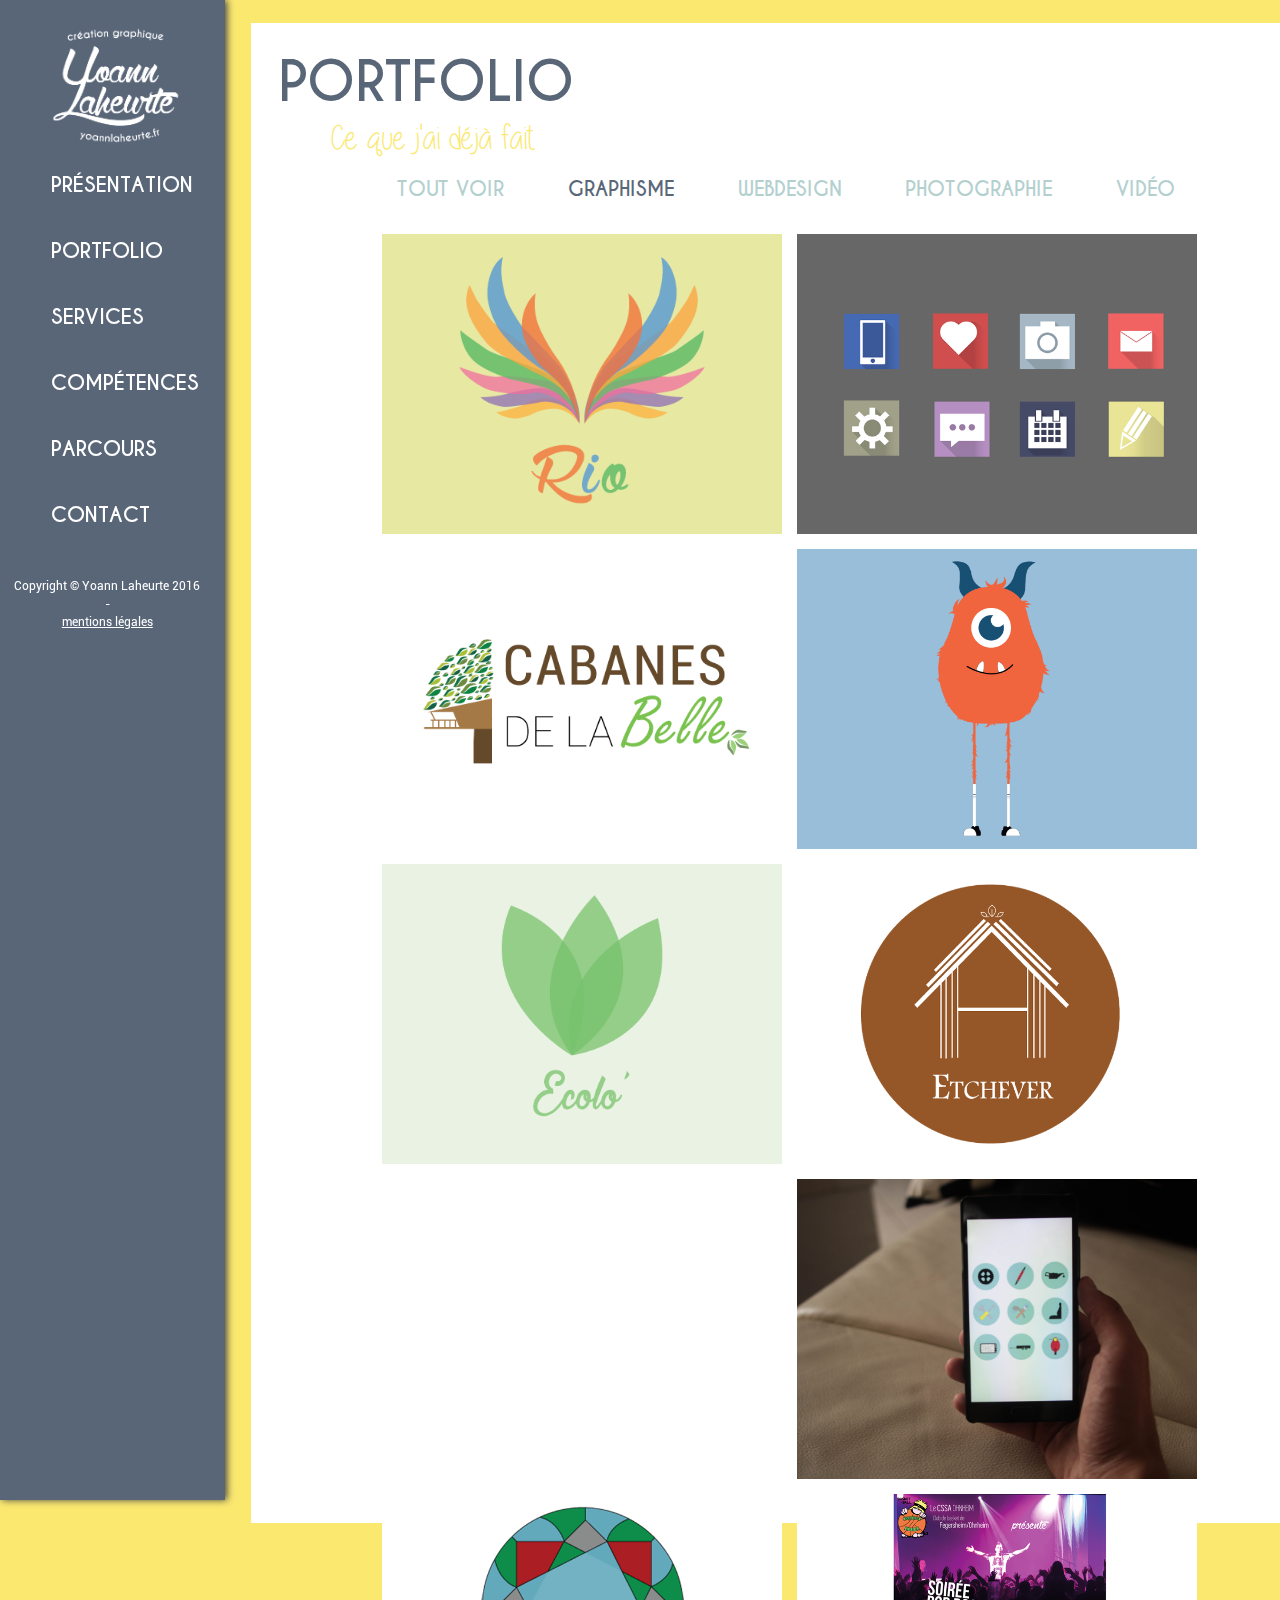
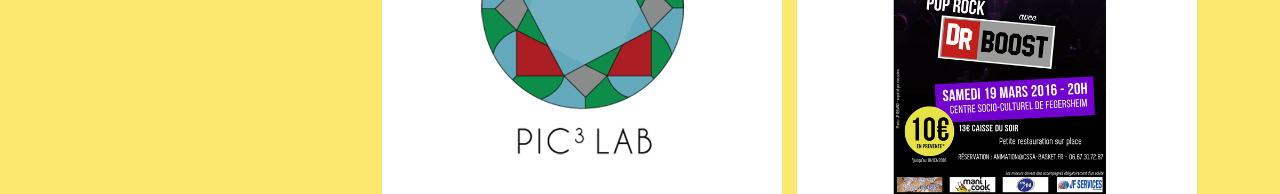
<file: portfolio_graphisme.html>
<!DOCTYPE html5>
<html lang="fr">
<head>
    <title> Yoann Laheurte | Graphiste & Webdesigner </title> 
	<meta charset="utf-8">
    <link href="http://fonts.googleapis.com/icon?family=Material+Icons" rel="stylesheet">
    <link type="text/css" rel="stylesheet" href="css/materialize.min.css" />
    <link type="text/css" rel="stylesheet" href="css/style_portfolio.css">
    <link type="text/css" rel="stylesheet" href="css/menu_hover.css">
    <link type="text/css" rel="stylesheet" href="css/responsive.css">
    <meta name="viewport" content="width=device-width; initial-scale=1.0; maximum-scale=1.0;"/>
    <link rel="icon" type="image/ico" href="images/favicon.ico" />
    <style>
    .row .col.s10
{
height:100em;
}
        /*RESPONSIVE*/
@media only screen and (max-width: 750px) {
.row .col.s10
{
height:200em;
}
}
    </style>
</head>
    
<body>
    <div class="wrapper">
        <div class="row">
            <header class="header">
            <div class="col s2 nav wrap">
            <a href="#" class="header__icon" id="header__icon"></a>
            <div class="navbar">
            <a href="index.html"><img src="images/logo3.png" class="logo responsive-img"></a>
                <nav class="cl-effect-4">
                <ul>
                    <li><a href="presentation.html">présentation</a></li>
                    <li><a href="portfolio_toutvoir.html">portfolio</a></li>
                    <li><a href="services.html">services</a></li>
                    <li><a href="competences.html">compétences</a></li>
                    <li><a href="parcours.html">parcours</a></li>
                    <li><a href="contact.html">contact</a></li>
                </ul>
                </nav>
                <p class="footer">Copyright &copy; Yoann Laheurte 2016 - <a href="mentions-l%C3%A9gales.html"><br>mentions légales</a></p>
            </div>
            </div>
            </header>
            <div class="site-content">
            <div class="col s10 main wrap">
                <main>
                  <h1>Portfolio</h1>
                    <h3>Ce que j'ai déjà fait</h3>
                    <div class="sous-nav">
		              <ul class="nav-menu">
			             <li><a href='portfolio_toutvoir.html'>Tout voir</a></li>
			             <li><a class="active" href='portfolio_graphisme.html'>Graphisme</a></li>
			             <li><a href='portfolio_webdesign.html'>Webdesign</a></li>
			             <li><a href='portfolio_photos.html'>Photographie</a></li>
                          <li><a href='portfolio_vid%C3%A9o.html'>Vidéo</a></li>
		              </ul>
	               </div>
<div class="conteneur">
    <div class="gallery">                 
        <div class="container-a4">
		<ul class="caption-style-4">
		
            <li>
                
                <img src="images/portfolio/test_rio_aperçu.png" alt="Illustration graphique personnelle, qui évoque les couleurs du carnaval de Rio.">
				<div class="caption">
					<div class="blur"></div>
					<div class="caption-text">
						<h1>RIO</h1>
						<p>Illustration graphique personnelle, qui évoque les couleurs du carnaval de Rio.</p>
                    </div>
            </div>
			</li>    
              <li>
				<img src="images/portfolio/ic%C3%B4nes_app_aper%C3%A7u.png" alt="Simulation d'icônes utilisés sur un mobile.">
				<div class="caption">
					<div class="blur"></div>
					<div class="caption-text">
						<h1>Icônes mobile.</h1>
						<p>Simulation d'icônes utilisés sur un mobile.</p>
					</div>
				</div>
			</li>
            <li>
				<img src="images/portfolio/logo_cabane_aper%C3%A7u.png" alt="Simulation de proposition d'un logo pour des hébergements insolites, des cabanes.">
				<div class="caption">
					<div class="blur"></div>
					<div class="caption-text">
						<h1>Logo Cabane de la Belle</h1>
						<p>Simulation de proposition d'un logo pour des hébergements insolites, des cabanes.</p>
					</div>
				</div>
			</li>
            <li>
				<img src="images/portfolio/monstres_cie_aperçu.png" alt="Illsutration graphique, dans l'univers de Monstres & Cie.">
				<div class="caption">
					<div class="blur"></div>
					<div class="caption-text">
						<h1>Monstres & Cie</h1>
						<p>Illsutration graphique, dans l'univers de Monstres & Cie.</p>
					</div>
				</div>
			</li>
            <li>
				<img src="images/portfolio/test_eco_aperçu.png" alt="Illustration graphique personnelle sur le thème de l'écologie.">
				<div class="caption">
					<div class="blur"></div>
					<div class="caption-text">
						<h1>Ecolo'</h1>
						<p>Illustration graphique personnelle sur le thème de l'écologie.</p>
					</div>
				</div>
			</li>
            <li>
				<img src="images/portfolio/logo_etchever.png" alt="Proposition de logo pour une entreprise spécialisée dans les maisons à ossature bois. (Mars, 2016)">
				<div class="caption">
					<div class="blur"></div>
					<div class="caption-text">
						<h1>Logo Etchever</h1>
						<p>Proposition de logo pour une entreprise spécialisée dans les maisons à ossature bois. <br>(Mars, 2016)</p>
					</div>
				</div>
			</li>
            <li>
				<img src="images/portfolio/ic%C3%B4nes_garage.jpg" alt="Simulation d'icônes destinées à une application mobile pour un garage.">
				<div class="caption">
					<div class="blur"></div>
					<div class="caption-text">
						<h1>Icônes application garage.</h1>
						<p>Simulation d'icônes destinées à une application mobile pour un garage.</p>
					</div>
				</div>
			</li>
                         <li>
				<img src="images/portfolio/logo_piclab_aperçu.png" alt="Simulation de proposition d'un logo pour le nouveau Fablab de Colmar.">
				<div class="caption">
					<div class="blur"></div>
					<div class="caption-text">
						<h1>Logo Piclab de Colmar</h1>
						<p>Simulation de proposition d'un logo pour le nouveau Fablab de Colmar.</p>
					</div>
				</div>
			</li>
             <li>
				<img src="images/portfolio/affiche_drboost.png" alt="Réalisation d'une affiche pour un concert POP & ROCK avec le groupe Dr BOOST. (Mars, 2016)">
				<div class="caption">
					<div class="blur"></div>
					<div class="caption-text">
						<h1>Affiche pour une soirée POP & ROCK</h1>
						<p>Réalisation d'une affiche pour un concert POP & ROCK avec le groupe Dr BOOST. <br>(Mars, 2016)</p>
					</div>
				</div>
			</li>
		</ul>
	</div> 
    </div>
     <div class="site-cache" id="site-cache">
                    </div>
                </main>
            </div>
        </div>
      <script type="text/javascript" src="https://code.jquery.com/jquery-2.1.1.min.js"></script>
      <script type="text/javascript" src="js/materialize.min.js"></script>
    <script type="text/javascript" src="js/portfolio.js"></script>
        <script>(function(i,s,o,g,r,a,m){i['GoogleAnalyticsObject']=r;i[r]=i[r]||function(){
  (i[r].q=i[r].q||[]).push(arguments)},i[r].l=1*new Date();a=s.createElement(o),
  m=s.getElementsByTagName(o)[0];a.async=1;a.src=g;m.parentNode.insertBefore(a,m)
  })(window,document,'script','https://www.google-analytics.com/analytics.js','ga');

  ga('create', 'UA-80531966-1', 'auto');
  ga('send', 'pageview');</script>
                 <script type="text/javascript" src="js/app.js"></script>
        </div>
        </body>
</html>
</file>
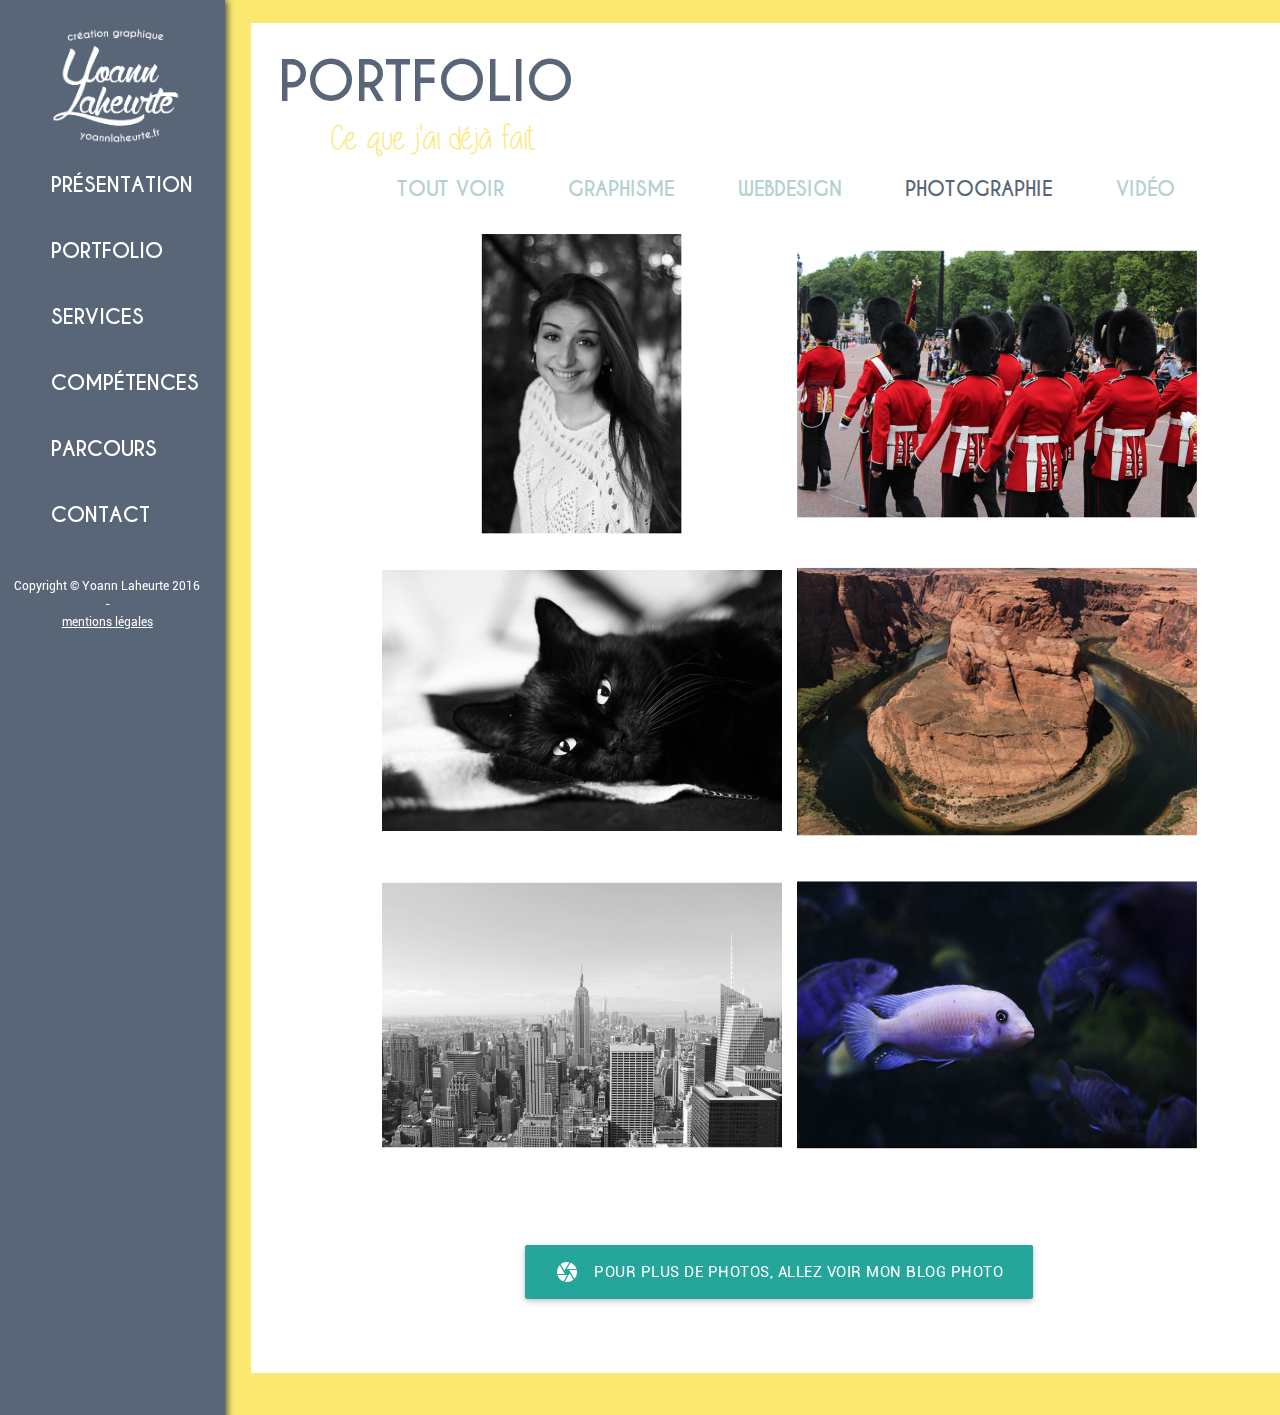
<file: portfolio_photos.html>
<!DOCTYPE html5>
<html lang="fr">
<head>
    <title> Yoann Laheurte | Graphiste & Webdesigner </title> 
	<meta charset="utf-8">
    <link href="http://fonts.googleapis.com/icon?family=Material+Icons" rel="stylesheet">
    <link type="text/css" rel="stylesheet" href="css/materialize.min.css" />
    <link type="text/css" rel="stylesheet" href="css/style_portfolio.css">
    <link type="text/css" rel="stylesheet" href="css/menu_hover.css">
    <link type="text/css" rel="stylesheet" href="css/responsive.css">
    <meta name="viewport" content="width=device-width; initial-scale=1.0; maximum-scale=1.0;"/>
    <link rel="icon" type="image/ico" href="images/favicon.ico" />
<style>
    .row .col.s10
{
height: 90em;
}
    .bouton1 {
    position: absolute;
    top: 83em;
    left: 35em;
    }
/*RESPONSIVE*/
@media only screen and (max-width: 750px) {
.row .col.s10
{
height:155em;
}
.bouton1 {
margin-top: 68em;
margin-left: -23em;
}
}
</style>
</head>
    
<body>
    <div class="wrapper">
        <div class="row">
            <header class="header">
            <div class="col s2 nav wrap">
            <a href="#" class="header__icon" id="header__icon"></a>
            <div class="navbar">
            <a href="index.html"><img src="images/logo3.png" class="logo responsive-img"></a>
                <nav class="cl-effect-4">
                <ul>
                    <li><a href="presentation.html">présentation</a></li>
                    <li><a href="portfolio_toutvoir.html">portfolio</a></li>
                    <li><a href="services.html">services</a></li>
                    <li><a href="competences.html">compétences</a></li>
                    <li><a href="parcours.html">parcours</a></li>
                    <li><a href="contact.html">contact</a></li>
                </ul>
                </nav>
                <p class="footer">Copyright &copy; Yoann Laheurte 2016 - <a href="mentions-l%C3%A9gales.html"><br>mentions légales</a></p>
            </div>
            </div>
            </header>
            <div class="site-content">
            <div class="col s10 main wrap">
                <main>
                  <h1>Portfolio</h1>
                    <h3>Ce que j'ai déjà fait</h3>
                    <div class="sous-nav">
		              <ul class="nav-menu">
			             <li><a  href='portfolio_toutvoir.html'>Tout voir</a></li>
			             <li><a href='portfolio_graphisme.html'>Graphisme</a></li>
			             <li><a href='portfolio_webdesign.html'>Webdesign</a></li>
			             <li><a class="active" href='portfolio_photos.html'>Photographie</a></li>
                          <li><a href='portfolio_vid%C3%A9o.html'>Vidéo</a></li>
		              </ul>
	               </div>
<div class="conteneur">
    <div class="gallery">                 
        <div class="container-a4">
		<ul class="caption-style-4">
            <li>
				<img src="images/portfolio/IMG_5939_nb.png">
				<div class="caption">
					<div class="blur"></div>
					<div class="caption-text">
						<h1>Portrait</h1>
						<p>Août, 2016</p>
				</div>
				</div>
			</li>
            <li>
				<img src="images/portfolio/IMG_1789.png">
				<div class="caption">
					<div class="blur"></div>
					<div class="caption-text">
						<h1>London</h1>
						<p>Août, 2016</p>
				</div>
				</div>
			</li>
            <li>
				<img src="images/portfolio/photo_chat_aper%C3%A7u.png" alt="Chat noir">
				<div class="caption">
					<div class="blur"></div>
					<div class="caption-text">
						<h1>Black & Cat</h1>
				</div>
				</div>
			</li>
            <li>
				<img src="images/portfolio/photo_west_aper%C3%A7u.png" alt="Côte est des Etats-unis, californie, nevada, arizona.">
				<div class="caption">
					<div class="blur"></div>
					<div class="caption-text">
						<h1>A nous la côte EST !</h1>
						<p>Avril, 2016</p>
					</div>
				</div>
			</li>
            <li>
				<img src="images/portfolio/photo_empire_aper%C3%A7u.png" alt="New York">
				<div class="caption">
					<div class="blur"></div>
					<div class="caption-text">
						<h1>New York, New York</h1>
						<p>Août 2014</p>
					</div>
				</div>
			</li>
            <li>
				<img src="images/portfolio/IMG_1714.png">
				<div class="caption">
					<div class="blur"></div>
					<div class="caption-text">
						<h1>Fish eye</h1>
						<p>Août, 2016</p>
				</div>
				</div>
			</li>
		</ul>
             <div class="site-cache" id="site-cache">
	</div> 
    </div>
                <div class="bouton1"><a class="waves-effect waves-light btn-large" href="http://www.yoannlaheurte.tumblr.com" target="_blank"><i class="material-icons left">camera</i>Pour plus de photos, allez voir mon blog photo</a></div>
                    </div>
                </main>
            </div>
        </div>
      <script type="text/javascript" src="https://code.jquery.com/jquery-2.1.1.min.js"></script>
      <script type="text/javascript" src="js/materialize.min.js"></script>
    <script type="text/javascript" src="js/portfolio.js"></script>
        <script>(function(i,s,o,g,r,a,m){i['GoogleAnalyticsObject']=r;i[r]=i[r]||function(){
  (i[r].q=i[r].q||[]).push(arguments)},i[r].l=1*new Date();a=s.createElement(o),
  m=s.getElementsByTagName(o)[0];a.async=1;a.src=g;m.parentNode.insertBefore(a,m)
  })(window,document,'script','https://www.google-analytics.com/analytics.js','ga');

  ga('create', 'UA-80531966-1', 'auto');
  ga('send', 'pageview');</script>
                 <script type="text/javascript" src="js/app.js"></script>
        </div>
        </body>
</html>
</file>
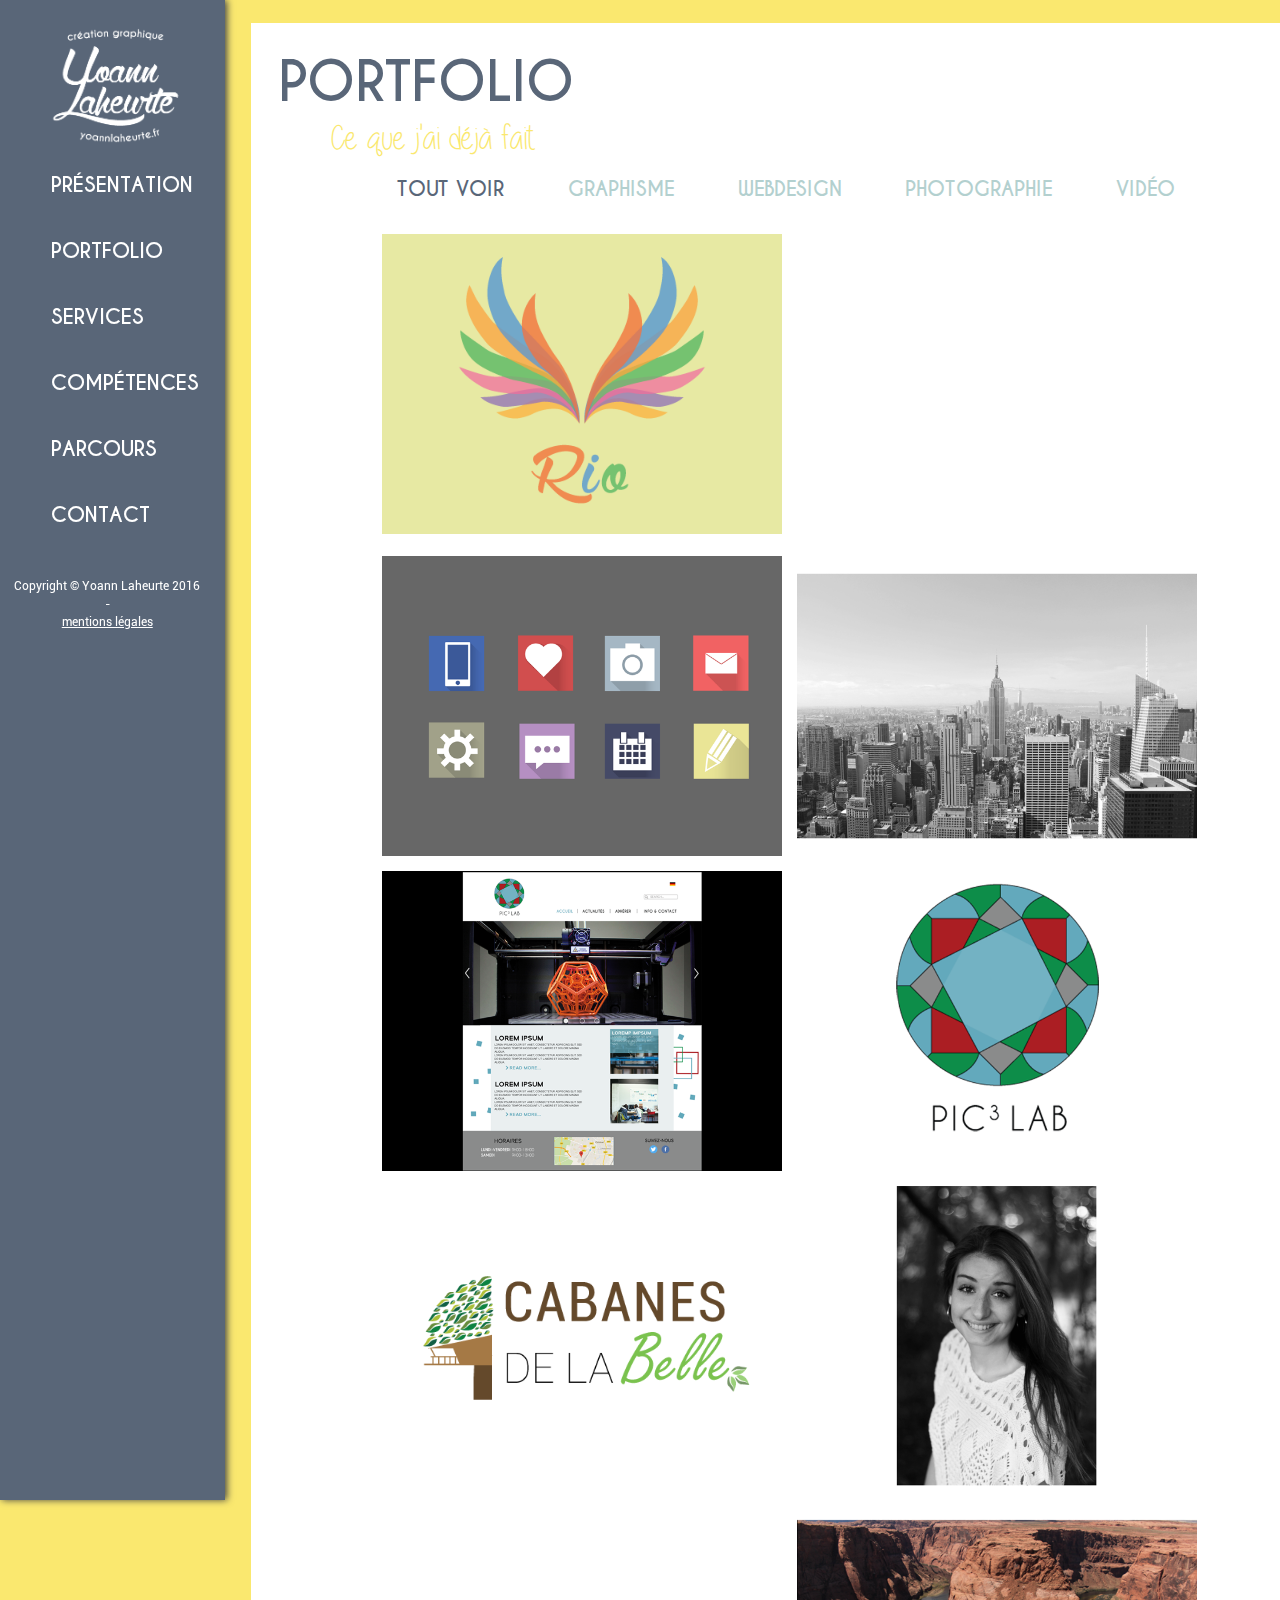
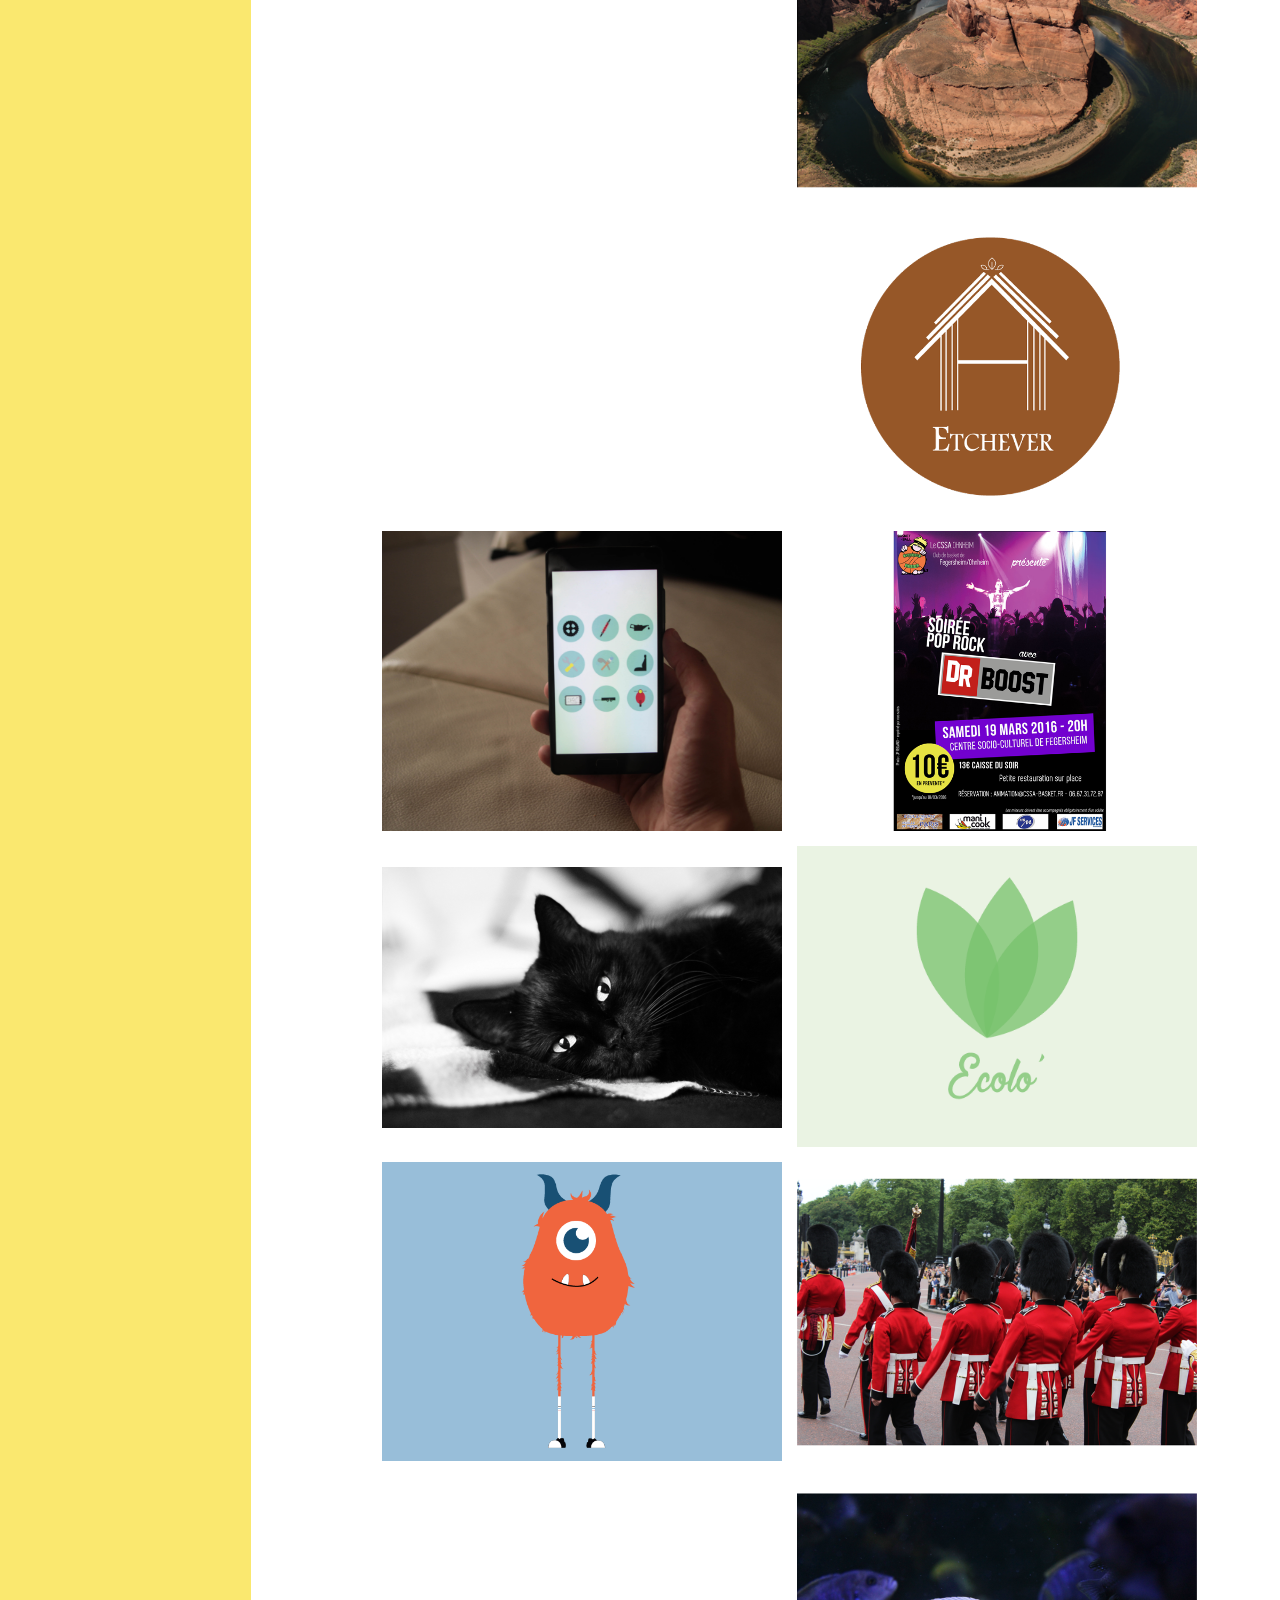
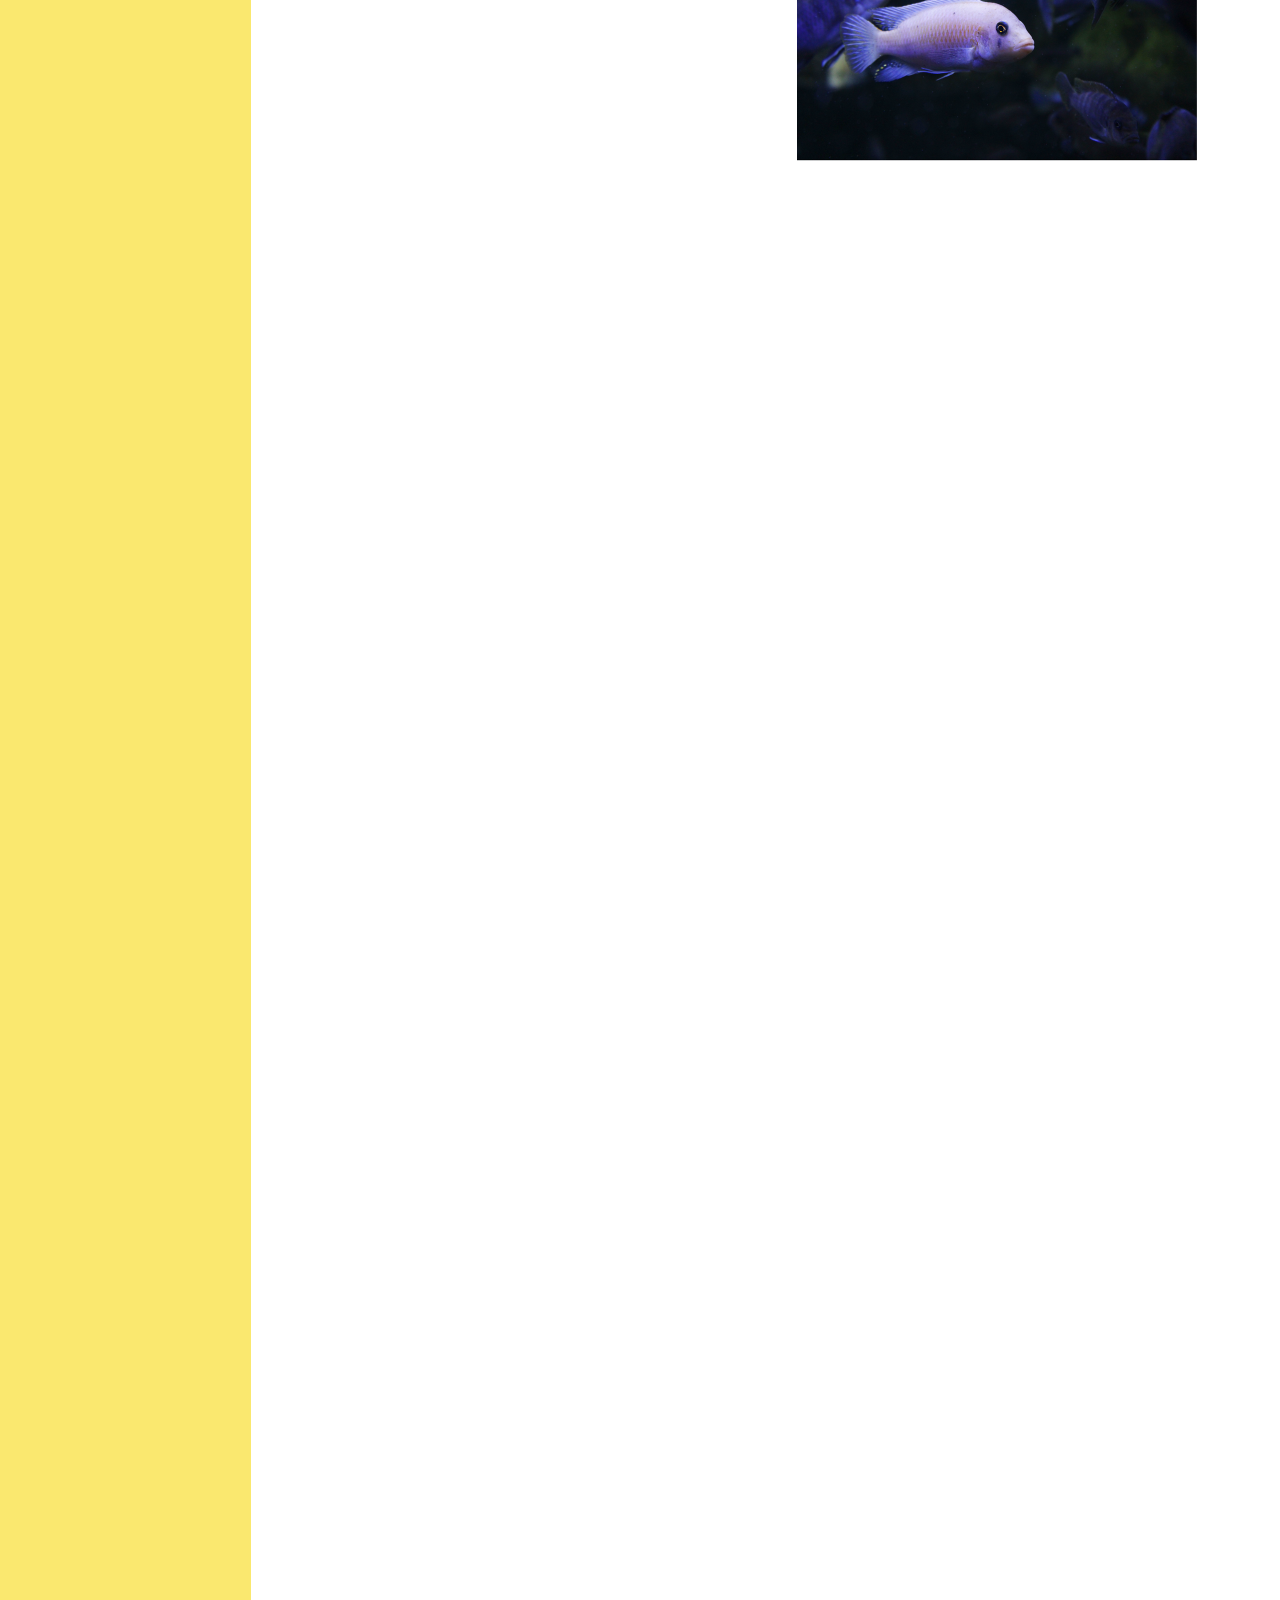
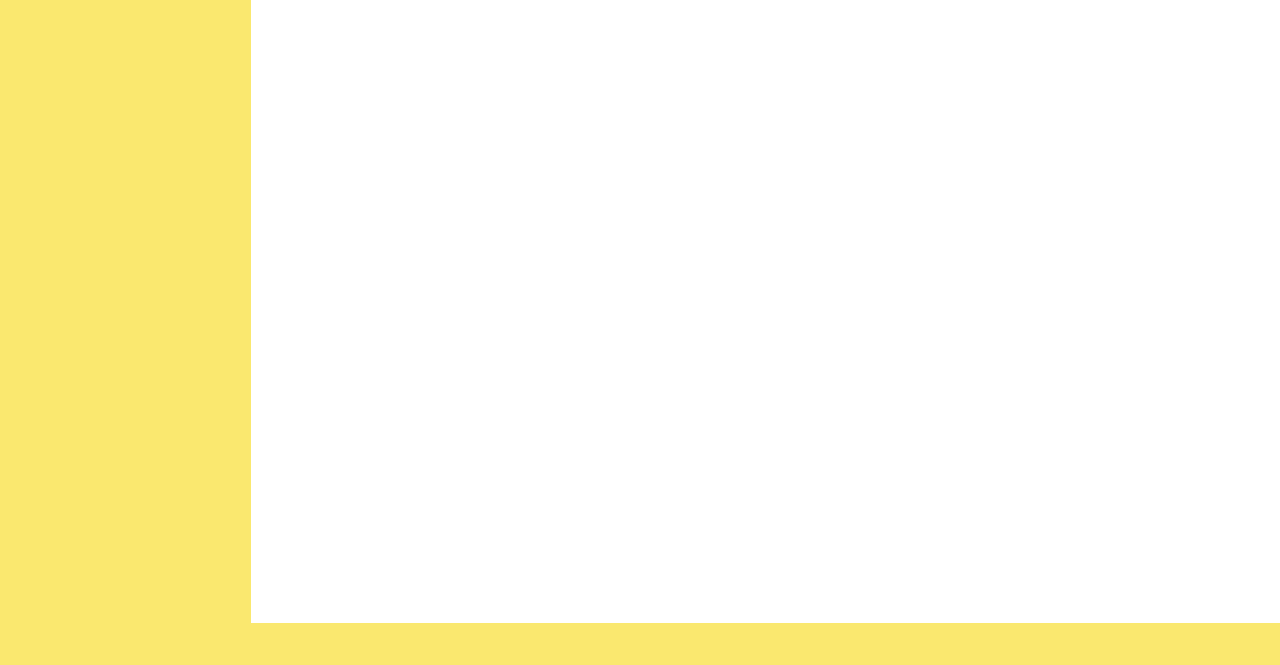
<file: portfolio_toutvoir.html>
<!DOCTYPE html5>
<html lang="fr">
<head>
    <title> Yoann Laheurte | Graphiste & Webdesigner </title> 
	<meta charset="utf-8">
    <link href="http://fonts.googleapis.com/icon?family=Material+Icons" rel="stylesheet">
    <link type="text/css" rel="stylesheet" href="css/materialize.min.css" />
    <link type="text/css" rel="stylesheet" href="css/style_portfolio.css">
    <link type="text/css" rel="stylesheet" href="css/menu_hover.css">
    <link type="text/css" rel="stylesheet" href="css/responsive.css">
    <meta name="viewport" content="width=device-width; initial-scale=1.0; maximum-scale=1.0;"/>
    <link rel="icon" type="image/ico" href="images/favicon.ico" />
</head>
    
<body>
    <div class="wrapper">
        <div class="row">
            <header class="header">
            <div class="col s2 nav wrap">
            <a href="#" class="header__icon" id="header__icon"></a>
            <div class="navbar">
            <a href="index.html"><img src="images/logo3.png" class="logo responsive-img"></a>
                <nav class="cl-effect-4">
                <ul>
                    <li><a href="presentation.html">présentation</a></li>
                    <li><a href="portfolio_toutvoir.html">portfolio</a></li>
                    <li><a href="services.html">services</a></li>
                    <li><a href="competences.html">compétences</a></li>
                    <li><a href="parcours.html">parcours</a></li>
                    <li><a href="contact.html">contact</a></li>
                </ul>
                </nav>
                <p class="footer">Copyright &copy; Yoann Laheurte 2016 - <a href="mentions-l%C3%A9gales.html"><br>mentions légales</a></p>
            </div>
            </div>
            </header>
            <div class="site-content">
            <div class="col s10 main wrap">
                <main>
                  <h1>Portfolio</h1>
                    <h3>Ce que j'ai déjà fait</h3>
                    <div class="sous-nav">
		              <ul class="nav-menu">
			             <li><a class="active" href='portfolio_toutvoir.html'>Tout voir</a></li>
			             <li><a href='portfolio_graphisme.html'>Graphisme</a></li>
			             <li><a href='portfolio_webdesign.html'>Webdesign</a></li>
			             <li><a href='portfolio_photos.html'>Photographie</a></li>
                          <li><a href='portfolio_vid%C3%A9o.html'>Vidéo</a></li>
		              </ul>
	               </div>
<div class="conteneur">
    <div class="gallery">                 
        <div class="container-a4">
		<ul class="caption-style-4">
		
            <li>
                
                <img src="images/portfolio/test_rio_aperçu.png" alt="Illustration graphique personnelle, qui évoque les couleurs du carnaval de Rio. (Février, 2016)">
				<div class="caption">
					<div class="blur"></div>
					<div class="caption-text">
						<h1>RIO</h1>
						<p>Illustration graphique personnelle, qui évoque les couleurs du carnaval de Rio.<br>(Février, 2016)</p>
                    </div>
            </div>
			</li>    
            <li>
				<iframe width="400" height="300" src="https://www.youtube.com/embed/MhNEsMZ8UUM?rel=0&amp;controls=0&amp;showinfo=0" frameborder="0" allowfullscreen></iframe>
			</li>
            </a>
              <li>
				<img src="images/portfolio/ic%C3%B4nes_app_aper%C3%A7u.png" alt="Simulation d'icônes utilisés sur un mobile. (Janvier, 2016)">
				<div class="caption">
					<div class="blur"></div>
					<div class="caption-text">
						<h1>Icônes mobile</h1>
						<p>Simulation d'icônes utilisés sur un mobile. <br>(Janvier, 2016)</p>
					</div>
				</div>
			</li>
            <li>
				<img src="images/portfolio/photo_empire_aper%C3%A7u.png" alt="New York">
				<div class="caption">
					<div class="blur"></div>
					<div class="caption-text">
						<h1>New York, New York</h1>
						<p>Août 2014</p>
					</div>
				</div>
			</li>
            <li>
				<img src="images/portfolio/maquette_piclab_aperçu.png" alt="Simulation de proposition d'une maquette graphique pour le nouveau Fablab de Colmar. (Mars, 2016)">
				<div class="caption">
					<div class="blur"></div>
					<div class="caption-text">
                        <h1>Maquette graphique, Fab lab de Colmar</h1>
						<p>Simulation de proposition d'une maquette graphique pour le nouveau Fablab de Colmar. <br>(Mars, 2016)</p>
					</div>
				</div>
			</li>
             <li>
				<img src="images/portfolio/logo_piclab_aperçu.png" alt="Simulation de proposition d'un logo pour le nouveau Fablab de Colmar. (Mars, 2016)">
				<div class="caption">
					<div class="blur"></div>
					<div class="caption-text">
						<h1>Logo Piclab de Colmar</h1>
						<p>Simulation de proposition d'un logo pour le nouveau Fablab de Colmar. <br>(Mars, 2016)</p>
					</div>
				</div>
			</li>
            <li>
				<img src="images/portfolio/logo_cabane_aper%C3%A7u.png" alt="Simulation de proposition d'un logo pour des hébergements insolites, des cabanes. (Avril, 2016)">
				<div class="caption">
					<div class="blur"></div>
					<div class="caption-text">
						<h1>Logo Cabane de la Belle</h1>
						<p>Simulation de proposition d'un logo pour des hébergements insolites, des cabanes, pour le parc de la Belle. (Avril, 2016)</p>
					</div>
				</div>
			</li>
            <li>
				<img src="images/portfolio/IMG_5939_nb.png">
				<div class="caption">
					<div class="blur"></div>
					<div class="caption-text">
						<h1>Portrait</h1>
						<p>Août, 2016</p>
				</div>
				</div>
			</li>
            <li>
				<iframe width="400" height="300" src="https://www.youtube.com/embed/OfhIf5Q7mXg?rel=0&amp;controls=0&amp;showinfo=0" frameborder="0" allowfullscreen></iframe>
			</li>
            <li>
				<img src="images/portfolio/photo_west_aper%C3%A7u.png" alt="Côte est des Etats-unis, CALIFORNIE, NEVADA, ARIZONA.">
				<div class="caption">
					<div class="blur"></div>
					<div class="caption-text">
						<h1>A nous la côte EST !</h1>
						<p>Avril, 2016</p>
					</div>
				</div>
			</li>
             <li>
				<img src="images/portfolio/logo_etchever.png" alt="Proposition de logo pour une entreprise spécialisée dans les maisons à ossature bois. (Mars, 2016)">
				<div class="caption">
					<div class="blur"></div>
					<div class="caption-text">
						<h1>Logo Etchever</h1>
						<p>Proposition de logo pour une entreprise spécialisée dans les maisons à ossature bois. <br>(Mars, 2016)</p>
					</div>
				</div>
			</li>
            <li>
				<img src="images/portfolio/ic%C3%B4nes_garage.jpg" alt="Simulation d'icônes destinées à une application mobile pour un garage. (Février, 2016)">
				<div class="caption">
					<div class="blur"></div>
					<div class="caption-text">
						<h1>Icônes application garage</h1>
						<p>Simulation d'icônes destinées à une application mobile pour un garage. <br>(Février, 2016)</p>
					</div>
				</div>
			</li>
            <li>
				<img src="images/portfolio/affiche_drboost.png" alt="Réalisation d'une affiche pour un concert POP & ROCK avec le groupe Dr BOOST. (Mars, 2016)">
				<div class="caption">
					<div class="blur"></div>
					<div class="caption-text">
						<h1>Affiche pour une soirée POP & ROCK</h1>
						<p>Réalisation d'une affiche pour un concert POP & ROCK avec le groupe Dr BOOST. <br>(Mars, 2016)</p>
					</div>
				</div>
			</li>
            <li>
				<img src="images/portfolio/photo_chat_aper%C3%A7u.png" alt="Chat noir">
				<div class="caption">
					<div class="blur"></div>
					<div class="caption-text">
						<h1>Black & Cat</h1>
				</div>
				</div>
			</li>
            <li>
				<img src="images/portfolio/test_eco_aperçu.png" alt="Illustration graphique personnelle sur le thème de l'écologie. (Février, 2016)">
				<div class="caption">
					<div class="blur"></div>
					<div class="caption-text">
						<h1>Ecolo'</h1>
						<p>Illustration graphique personnelle sur le thème de l'écologie. <br>(Février, 2016)</p>
					</div>
				</div>
			</li>
            <li>
				<img src="images/portfolio/monstres_cie_aperçu.png" alt="Illsutration graphique, dans l'univers de Monstres & Cie. (Décembre, 2016)">
				<div class="caption">
					<div class="blur"></div>
					<div class="caption-text">
						<h1>Monstres & Cie</h1>
						<p>Illsutration graphique, dans l'univers de Monstres & Cie. <br>(Décembre, 2016)</p>
					</div>
				</div>
			</li>
            <li>
				<img src="images/portfolio/IMG_1789.png">
				<div class="caption">
					<div class="blur"></div>
					<div class="caption-text">
						<h1>London</h1>
						<p>Août, 2015</p>
				</div>
				</div>
			</li>
            <li>
				<iframe width="400" height="300" src="https://www.youtube.com/embed/63MHYSASWyc?rel=0&amp;controls=0&amp;showinfo=0" frameborder="0" allowfullscreen></iframe>
			</li>
            <li>
				<img src="images/portfolio/IMG_1714.png">
				<div class="caption">
					<div class="blur"></div>
					<div class="caption-text">
						<h1>Fish eye</h1>
						<p>Août, 2016</p>
				</div>
				</div>
			</li>
		</ul>
	</div> 
    </div>
                     <div class="site-cache" id="site-cache">
                    </div>
                </main>
            </div>
        </div>
      <script type="text/javascript" src="https://code.jquery.com/jquery-2.1.1.min.js"></script>
      <script type="text/javascript" src="js/materialize.min.js"></script>
    <script type="text/javascript" src="js/portfolio.js"></script>
    <script>(function(i,s,o,g,r,a,m){i['GoogleAnalyticsObject']=r;i[r]=i[r]||function(){
  (i[r].q=i[r].q||[]).push(arguments)},i[r].l=1*new Date();a=s.createElement(o),
  m=s.getElementsByTagName(o)[0];a.async=1;a.src=g;m.parentNode.insertBefore(a,m)
  })(window,document,'script','https://www.google-analytics.com/analytics.js','ga');

  ga('create', 'UA-80531966-1', 'auto');
  ga('send', 'pageview');</script>
             <script type="text/javascript" src="js/app.js"></script>
        </div>
        </body>
</html>
</file>
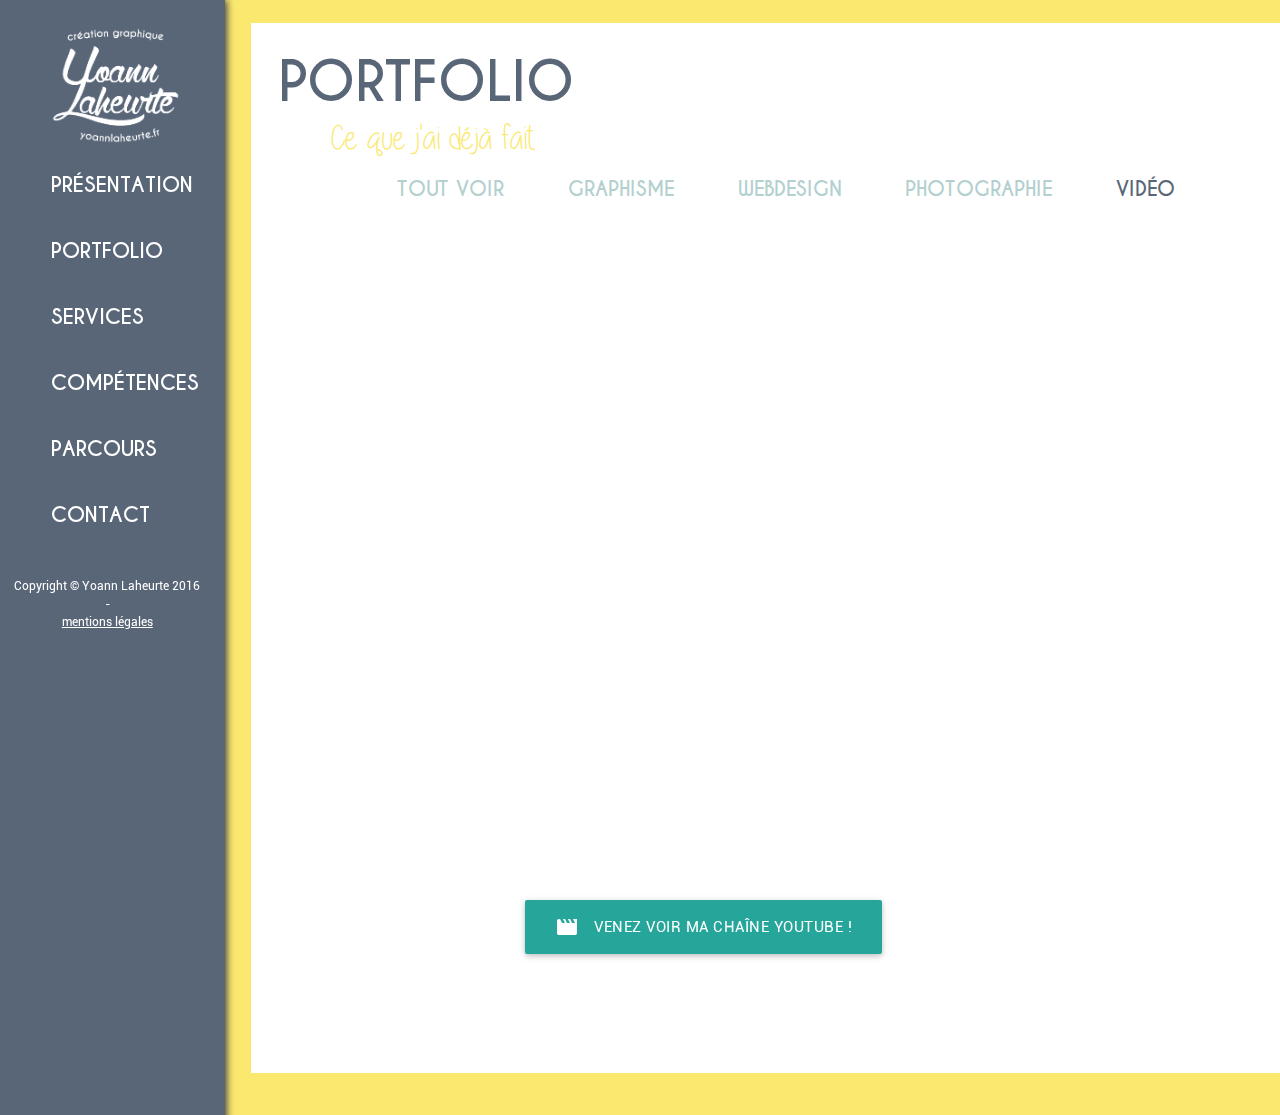
<file: portfolio_vidéo.html>
<!DOCTYPE html5>
<html lang="fr">
<head>
    <title> Yoann Laheurte | Graphiste & Webdesigner </title> 
	<meta charset="utf-8">
    <link href="http://fonts.googleapis.com/icon?family=Material+Icons" rel="stylesheet">
    <link type="text/css" rel="stylesheet" href="css/materialize.min.css" />
    <link type="text/css" rel="stylesheet" href="css/style_portfolio.css">
    <link type="text/css" rel="stylesheet" href="css/menu_hover.css">
    <link type="text/css" rel="stylesheet" href="css/responsive.css">
   <meta name="viewport" content="width=device-width; initial-scale=1.0; maximum-scale=1.0;"/>
    <link rel="icon" type="image/ico" href="images/favicon.ico" />
<style>
    .row .col.s10
{
height: 70em;
}
    /*RESPONSIVE*/
@media only screen and (max-width: 750px) {
    .row .col.s10
{
height: 100em;
}
.bouton1 {
margin-top: 25em;
margin-left: -19.5em;
}
}
</style>
</head>
    
<body>
    <div class="wrapper">
        <div class="row">
            <header class="header">
            <div class="col s2 nav wrap">
            <a href="#" class="header__icon" id="header__icon"></a>
            <div class="navbar">
            <a href="index.html"><img src="images/logo3.png" class="logo responsive-img"></a>
                <nav class="cl-effect-4">
                <ul>
                    <li><a href="presentation.html">présentation</a></li>
                    <li><a href="portfolio_toutvoir.html">portfolio</a></li>
                    <li><a href="services.html">services</a></li>
                    <li><a href="competences.html">compétences</a></li>
                    <li><a href="parcours.html">parcours</a></li>
                    <li><a href="contact.html">contact</a></li>
                </ul>
                </nav>
                <p class="footer">Copyright &copy; Yoann Laheurte 2016 - <a href="mentions-l%C3%A9gales.html"><br>mentions légales</a></p>
            </div>
            </div>
            </header>
            <div class="site-content">
            <div class="col s10 main wrap">
                <main>
                  <h1>Portfolio</h1>
                    <h3>Ce que j'ai déjà fait</h3>
                    <div class="sous-nav">
		              <ul class="nav-menu">
			             <li><a href='portfolio_toutvoir.html'>Tout voir</a></li>
			             <li><a href='portfolio_graphisme.html'>Graphisme</a></li>
			             <li><a href='portfolio_webdesign.html'>Webdesign</a></li>
			             <li><a href='portfolio_photos.html'>Photographie</a></li>
                          <li><a  class="active" href='portfolio_vid%C3%A9o.html'>Vidéo</a></li>
		              </ul>
	               </div>
<div class="conteneur">
    <div class="gallery">                 
        <div class="container-a4">
		<ul class="caption-style-4">
            <li>
				<iframe width="400" height="300" src="https://www.youtube.com/embed/MhNEsMZ8UUM?rel=0&amp;controls=0&amp;showinfo=0" frameborder="0" allowfullscreen></iframe>
			</li>
            <li>
				<iframe width="400" height="300" src="https://www.youtube.com/embed/OfhIf5Q7mXg?rel=0&amp;controls=0&amp;showinfo=0" frameborder="0" allowfullscreen></iframe>
			</li>
            <li>
				<iframe width="400" height="300" src="https://www.youtube.com/embed/63MHYSASWyc?rel=0&amp;controls=0&amp;showinfo=0" frameborder="0" allowfullscreen></iframe>
			</li>
		</ul>
	</div> 
         <div class="site-cache" id="site-cache">
    </div>
     <div class="bouton1"><a class="waves-effect waves-light btn-large" href="https://www.youtube.com/user/Yoann2020" target="_blank"><i class="material-icons left">movie</i>Venez voir ma chaîne youtube !</a></div>
                    </div>
                </main>
            </div>
        </div>
      <script type="text/javascript" src="https://code.jquery.com/jquery-2.1.1.min.js"></script>
      <script type="text/javascript" src="js/materialize.min.js"></script>
    <script type="text/javascript" src="js/portfolio.js"></script>
        <script>(function(i,s,o,g,r,a,m){i['GoogleAnalyticsObject']=r;i[r]=i[r]||function(){
  (i[r].q=i[r].q||[]).push(arguments)},i[r].l=1*new Date();a=s.createElement(o),
  m=s.getElementsByTagName(o)[0];a.async=1;a.src=g;m.parentNode.insertBefore(a,m)
  })(window,document,'script','https://www.google-analytics.com/analytics.js','ga');

  ga('create', 'UA-80531966-1', 'auto');
  ga('send', 'pageview');</script>
                 <script type="text/javascript" src="js/app.js"></script>
        </div>
        </body>
</html>
</file>
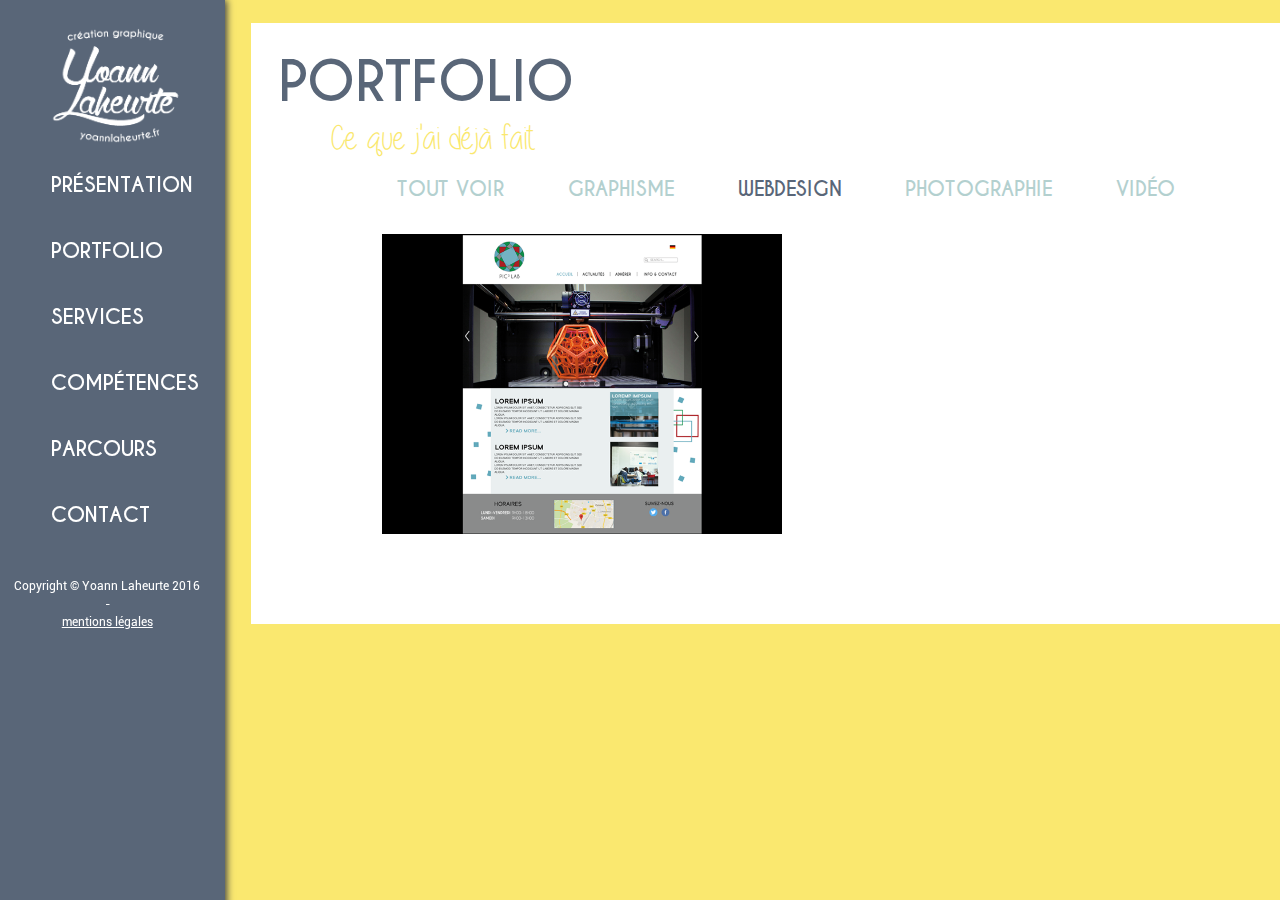
<file: portfolio_webdesign.html>
<!DOCTYPE html5>
<html lang="fr">
<head>
    <title> Yoann Laheurte | Graphiste & Webdesigner </title> 
	<meta charset="utf-8">
    <link href="http://fonts.googleapis.com/icon?family=Material+Icons" rel="stylesheet">
    <link type="text/css" rel="stylesheet" href="css/materialize.min.css" />
    <link type="text/css" rel="stylesheet" href="css/style_portfolio.css">
    <link type="text/css" rel="stylesheet" href="css/menu_hover.css">
    <link type="text/css" rel="stylesheet" href="css/responsive.css">
    <meta name="viewport" content="width=device-width; initial-scale=1.0; maximum-scale=1.0;"/>
    <link rel="icon" type="image/ico" href="images/favicon.ico" />
<style>
    .row .col.s10
{
height:40.1em;
}
    </style>
</head>
    
<body>
    <div class="wrapper">
        <div class="row">
            <header class="header">
            <div class="col s2 nav wrap">
            <a href="#" class="header__icon" id="header__icon"></a>
            <div class="navbar">
            <a href="index.html"><img src="images/logo3.png" class="logo responsive-img"></a>
                <nav class="cl-effect-4">
                <ul>
                    <li><a href="presentation.html">présentation</a></li>
                    <li><a href="portfolio_toutvoir.html">portfolio</a></li>
                    <li><a href="services.html">services</a></li>
                    <li><a href="competences.html">compétences</a></li>
                    <li><a href="parcours.html">parcours</a></li>
                    <li><a href="contact.html">contact</a></li>
                </ul>
                </nav>
                <p class="footer">Copyright &copy; Yoann Laheurte 2016 - <a href="mentions-l%C3%A9gales.html"><br>mentions légales</a></p>
            </div>
            </div>
            </header>
            <div class="site-content">
            <div class="col s10 main wrap">
                <main>
                  <h1>Portfolio</h1>
                    <h3>Ce que j'ai déjà fait</h3>
                    <div class="sous-nav">
		              <ul class="nav-menu">
			             <li><a  href='portfolio_toutvoir.html'>Tout voir</a></li>
			             <li><a href='portfolio_graphisme.html'>Graphisme</a></li>
			             <li><a class="active" href='portfolio_webdesign.html'>Webdesign</a></li>
			             <li><a href='portfolio_photos.html'>Photographie</a></li>
                          <li><a href='portfolio_vid%C3%A9o.html'>Vidéo</a></li>
		              </ul>
	               </div>
<div class="conteneur">
    <div class="gallery">                 
        <div class="container-a4">
		<ul class="caption-style-4">
		  <li>
				<img src="images/portfolio/maquette_piclab_aperçu.png" alt="Simulation de proposition d'une maquette graphique pour le nouveau Fablab de Colmar.">
				<div class="caption">
					<div class="blur"></div>
					<div class="caption-text">
                        <h1>Maquette graphique, Fab lab de Colmar.</h1>
						<p>Simulation de proposition d'une maquette graphique pour le nouveau Fablab de Colmar.</p>
					</div>
				</div>
			</li>
		</ul>
	</div> 
         <div class="site-cache" id="site-cache">
    </div>
                    </div>
                </main>
            </div>
        </div>
      <script type="text/javascript" src="https://code.jquery.com/jquery-2.1.1.min.js"></script>
      <script type="text/javascript" src="js/materialize.min.js"></script>
    <script type="text/javascript" src="js/portfolio.js"></script>
        <script>(function(i,s,o,g,r,a,m){i['GoogleAnalyticsObject']=r;i[r]=i[r]||function(){
  (i[r].q=i[r].q||[]).push(arguments)},i[r].l=1*new Date();a=s.createElement(o),
  m=s.getElementsByTagName(o)[0];a.async=1;a.src=g;m.parentNode.insertBefore(a,m)
  })(window,document,'script','https://www.google-analytics.com/analytics.js','ga');

  ga('create', 'UA-80531966-1', 'auto');
  ga('send', 'pageview');</script>
                 <script type="text/javascript" src="js/app.js"></script>
        </div>
        </body>
</html>
</file>
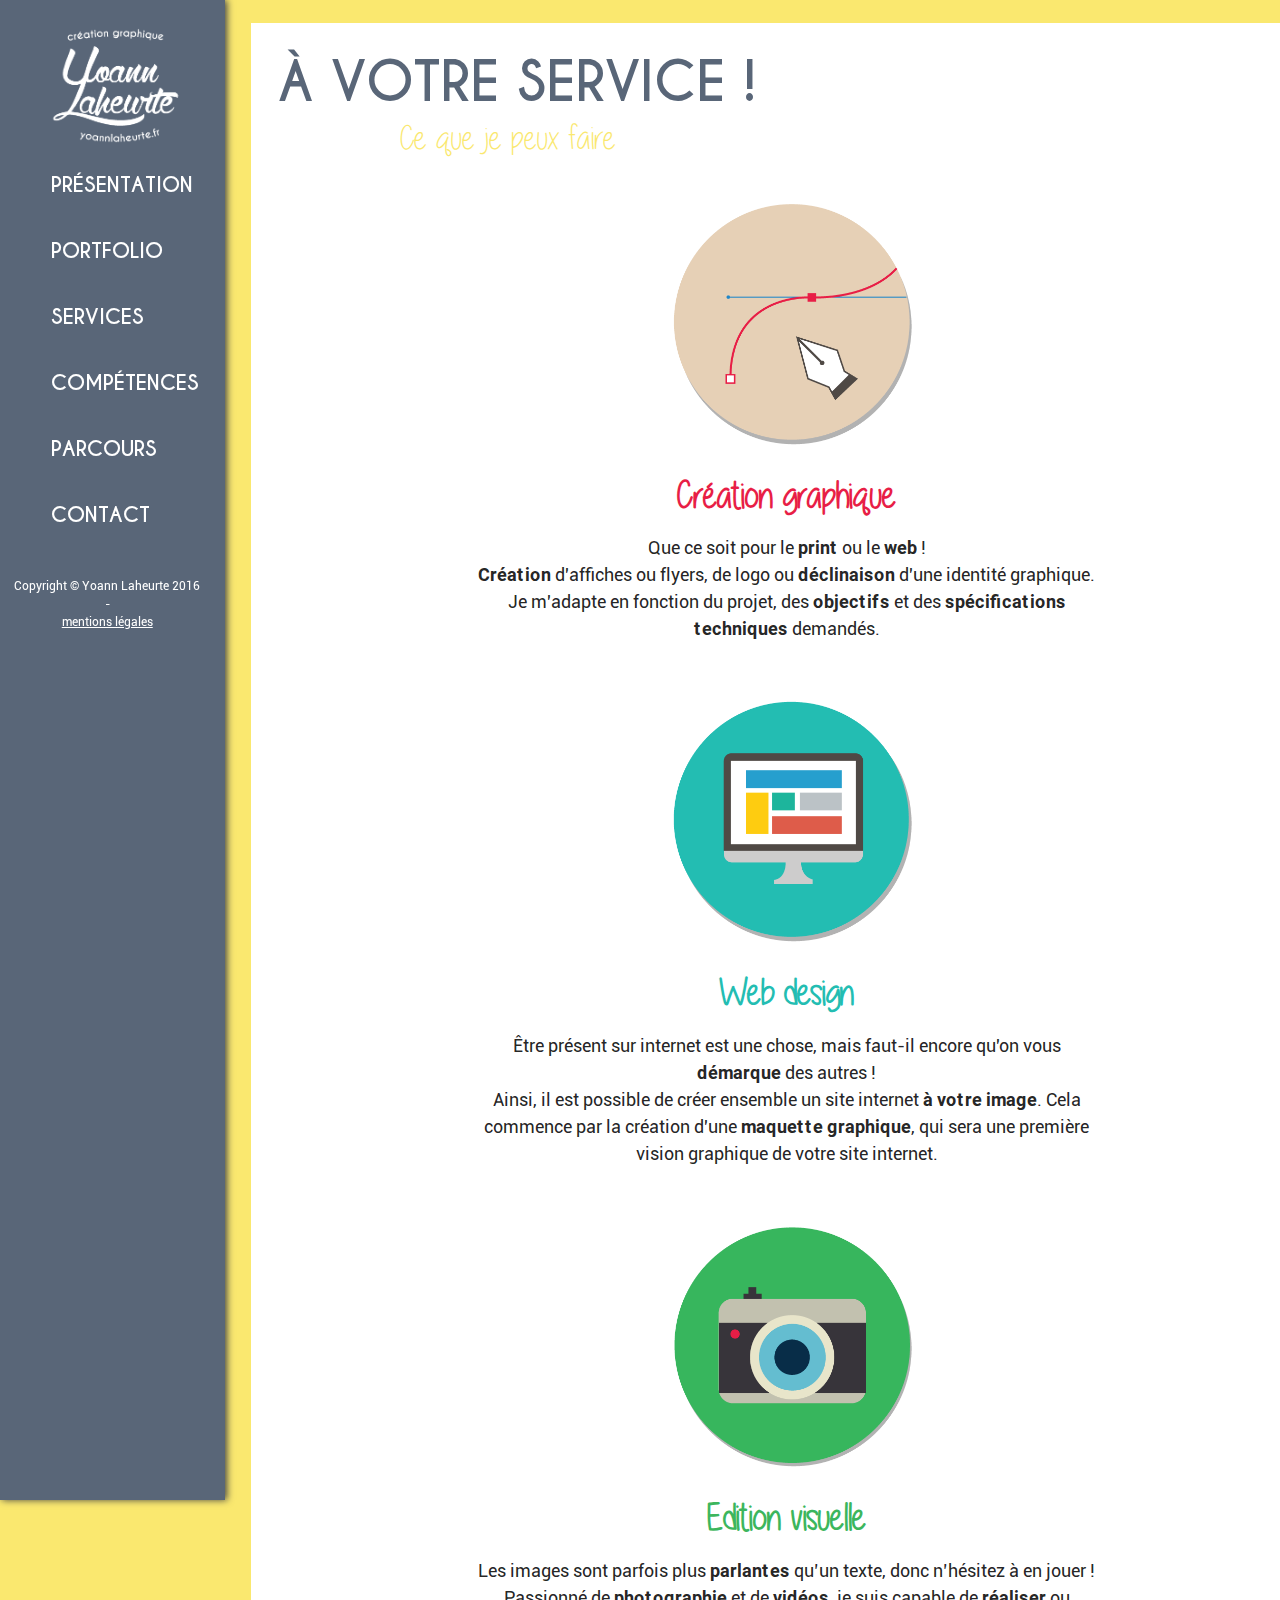
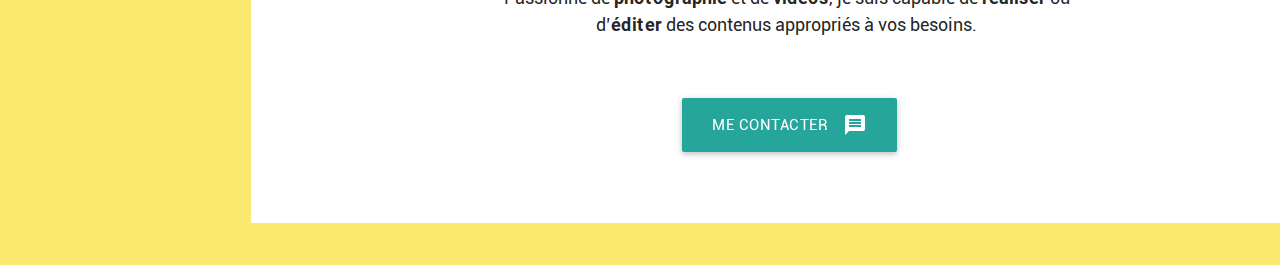
<file: services.html>
<!DOCTYPE html5>
<html lang="fr">
<head>
    <title> Yoann Laheurte | Graphiste & Webdesigner </title> 
	<meta charset="utf-8">
    <link href="http://fonts.googleapis.com/icon?family=Material+Icons" rel="stylesheet">
    <link type="text/css" rel="stylesheet" href="css/materialize.min.css" />
    <link type="text/css" rel="stylesheet" href="css/style_services.css">
    <link type="text/css" rel="stylesheet" href="css/menu_hover.css">
    <link type="text/css" rel="stylesheet" href="css/responsive.css">
    <meta name="viewport" content="width=device-width; initial-scale=1.0; maximum-scale=1.0;"/>
    <link rel="icon" type="image/ico" href="images/favicon.ico" />
</head>
    
<body>
    <div class="wrapper">
        <div class="row">
            <header class="header">
            <div class="col s2 nav wrap">
            <a href="#" class="header__icon" id="header__icon"></a>
            <div class="navbar">
            <a href="index.html" class="header__logo"><img src="images/logo3.png" class="logo responsive-img"></a>
                <nav class="cl-effect-4 menu">
                <ul>
                    <li><a href="presentation.html">présentation</a></li>
                    <li><a href="portfolio_toutvoir.html">portfolio</a></li>
                    <li><a href="services.html">services</a></li>
                    <li><a href="competences.html">compétences</a></li>
                    <li><a href="parcours.html">parcours</a></li>
                    <li><a href="contact.html">contact</a></li>
                </ul>
                </nav>
                <p class="footer">Copyright &copy; Yoann Laheurte 2016 - <a href="mentions-l%C3%A9gales.html"><br>mentions légales</a></p>
            </div>
            </div>
            </header>
            <div class="site-content">
            <div class="col s10 main wrap">
                <main>
                    <h1>à votre service !</h1>
                    <h3>Ce que je peux faire</h3>

                    <div class="creation">
                        <a href="portfolio_graphisme.html" target="_blank" ><img src="images/graphisme.png" class="services zoom"></a>
                        <h2 class="graphisme">Création graphique</h2>
                    <div class="description">
                        <p>Que ce soit pour le <span>print</span> ou le <span>web</span> !<br><span>Création</span> d'affiches ou flyers, de logo ou <span>déclinaison</span> d'une identité graphique. Je m'adapte en fonction du projet, des <span>objectifs</span> et des <span>spécifications techniques</span> demandés.
                           </p></div>
                    </div>
                    <div class="creation">
                        <a href="portfolio_webdesign.html" target="_blank" ><img src="images/webdesign.png" class="services zoom"></a>
                        <h2 class="webdesign">Web design</h2>
                    <div class="description">
                        <p>Être présent sur internet est une chose, mais faut-il encore qu'on vous <span>démarque</span> des autres !<br>Ainsi, il est possible de créer ensemble un site internet <span>à votre image</span>. Cela commence par la création d'une <span>maquette graphique</span>, qui sera une première vision graphique de votre site internet.</p></div>
                    </div>
                    <div class="creation">
                        <a href="portfolio_photos.html" target="_blank"><img src="images/photo.png" class="services zoom"></a>
                        <h2 class="photo">Edition visuelle</h2>
                        <div class="description"
                        <p>Les images sont parfois plus <span>parlantes</span> qu’un texte, donc n’hésitez à en jouer !<br>Passionné de <span>photographie</span> et de <span>vidéos</span>, je suis capable de <span>réaliser</span> ou d’<span>éditer</span> des contenus appropriés à vos besoins.</p></div>
                <div class="bouton">
                <a class="waves-effect waves-light btn-large" href="contact.html"><i class="material-icons right">message</i>Me contacter</a></div>
                <div class="site-cache" id="site-cache">
        </div>
                </div>
                </main>
            </div>
    </div>
        </div>
                
      <script type="text/javascript" src="https://code.jquery.com/jquery-2.1.1.min.js"></script>
      <script type="text/javascript" src="js/materialize.min.js"></script>
    <script>(function(i,s,o,g,r,a,m){i['GoogleAnalyticsObject']=r;i[r]=i[r]||function(){
  (i[r].q=i[r].q||[]).push(arguments)},i[r].l=1*new Date();a=s.createElement(o),
  m=s.getElementsByTagName(o)[0];a.async=1;a.src=g;m.parentNode.insertBefore(a,m)
  })(window,document,'script','https://www.google-analytics.com/analytics.js','ga');

  ga('create', 'UA-80531966-1', 'auto');
  ga('send', 'pageview');</script>
    <script type="text/javascript" src="js/app.js"></script>
        </div>
        </body>
</html>
</file>
<file: css/style.css>
@font-face {
    font-family: "Bebas Neue";
    src: url("../fonts/BebasNeue Regular.ttf") format("truetype");
}
@font-face {
    font-family: "Bebas Neue";
    src: url("../fonts/BebasNeue Bold.ttf") format("truetype");
}
@font-face {
    font-family: "Bebas Neue Light";
    src: url("../fonts/BebasNeue Light.ttf") format("truetype");
}
@font-face {
    font-family: "Bebas Neue Thin";
    src: url("../fonts/BebasNeue Thin.ttf") format("truetype");
}
@font-face {
    font-family: "Bebas Neue Book";
    src: url("../fonts/BebasNeue Book.ttf") format("truetype");
}
@font-face {
    font-family: "A little sunshine";
    src: url("../fonts/A little sunshine.ttf") format("truetype");
}
@font-face {
    font-family: "Caviar Dreams";
    src: url("../fonts/CaviarDreams.ttf") format("truetype");
}
@font-face {
    font-family: "Caviar Dreams Bold";
    src: url("../fonts/CaviarDreams_Bold.ttf") format("truetype");
}
@font-face {
    font-family: "Roboto";
    src: url("../fonts/Roboto-Regular.ttf") format("truetype");
}
@font-face {
    font-family: "Roboto Bold";
    src: url("../fonts/Roboto-Bold.ttf") format("truetype");
}

html {
background-color:#596678;
}
.wrapper {
width: 89.8em;
}
.row .col.s10
{
margin-left: 16.7em;
height:40em;
}
.row .col.s2{width:15em;
margin-left:auto;
left:auto;
right:auto
}

.nav {
background-color: #596678;
position:fixed;
}
.main {
margin-top:1.5em;
margin-bottom: 1.5em;
}
ul {
margin-top: 1.5em;
}
li a {
text-transform: uppercase;
font-family: "Caviar Dreams Bold";
color: white;
font-size: 1.3em;
padding-left:1.5em;
}
li {
padding-top:1.1em;
}
.logo {
    width: 9em;
    height: auto;
    margin-top: 1.2em;
    margin-left: 2.5em;
}
h1 {
margin-top:-7em;
color:#596678;
}
h3 {
font-family: "Caviar Dreams";
color:white;
font-size:2.5em;
position: relative;
margin-top: -0.6em;
margin-left: 15.5em;
}
h2{
font-family: "Caviar Dreams";
    color:white;
    font-size:2em;
    text-align: center;
    position: relative;
    margin-left: -8em;
    width: 30em;
    
}
main img{
position: relative;
margin-left: -5em;
}
.footer {
width: 16em;
font-size: 0.8em;
position: absolute;
margin-top: 30em;
color: white;
text-align: center;
}
.footer a {
text-decoration: underline;
color: white;
}
@media only screen and (max-width: 750px)
{
main img {
    margin-left: -3em;
}
    .row .col.s10 {
    margin-left: 0em !important;
    }
    h2{
    font-size: 1.5em;
            margin-left: -1em;
    width: 27em;
    }
}
</file>
<file: css/menu_hover.css>
/* Effect 4: bottom border enlarge */
nav a {
	position: relative;
	display: inline-block;
	outline: none;
	color: #fff;
	text-decoration: none;
	text-transform: uppercase;
	font-size: 1.35em;
}

nav a:hover,
nav a:focus {
	outline: none;
}

.cl-effect-4 a {
	padding: 0 0 0px;
}

.cl-effect-4 a::after {
	position: absolute;
	top: 2.5em;
	left: 0;
	width: 100%;
	height: 1.5px;
	background: #fff;
	content: '';
	opacity: 0;
	-webkit-transition: height 0.2s, opacity 0.2s, -webkit-transform 0.2s;
	-moz-transition: height 0.2s, opacity 0.2s, -moz-transform 0.3s;
	transition: height 0.2s, opacity 0.2s, transform 0.2s;
	-webkit-transform: translateY(-10px);
	-moz-transform: translateY(-10px);
	transform: translateY(-10px);
}

.cl-effect-4 a:hover::after,
.cl-effect-4 a:focus::after {
	height: 5px;
	opacity: 1;
	-webkit-transform: translateY(0px);
	-moz-transform: translateY(0px);
	transform: translateY(0px);
}
</file>
<file: css/responsive.css>
/*RESPONSIVE*/
@media only screen and (max-width: 750px) {
    .header__icon {
    display:block;
    position: relative;
    float: right;
    width:32px;
    height:66px;
    cursor: pointer;
    }
    .header__icon:after {
      content: '';
      position: absolute;
      display: block;
      width: 1rem;
      height: 0;
      top: 16px;
      left: 15px;
      box-shadow: 0 10px 0 1px white, 0 16px 0 1px white, 0 22px 0 1px white; }
    
    nav {
        line-height: 40px;
    }
    .logo {
    display: none;
    }
    .footer {
    margin-top: 27em;
    font-size: 0.71em;
    }
    nav ul li {
    margin-left: -1.3em;
    }
    .row .col.s2 {
    transform: translateX(-12em);
    }
    .row .col.s10 {
    margin-left: 6em;
    width: 45em;
    }
    .wrapper {
    width:inherit;
    }
    nav ul {
        margin-top: 4em;
        margin-left: -0.5em;
    }
    .site-content {
     -webkit-overflow-scrolling: touch; /* Inertie sur iOS */
    }
    .row {
    height:100%;
    }
    .wrap {
    overflow: hidden;
    heigth:100%;
    }
    .with--sidebar .row {
        height:100%;
        transform: translateX(12em);
        transition-duration:0.3s; 
        }
    .with--sidebar .site-cache{
    position: absolute;
    top: 0;
    left: 3.1em;
    right: 0;
    bottom: 0;
    background-color: rgba(0, 0, 0, 0.6); 
    }
}
</file>
<file: css/contact.css>
@font-face {
    font-family: "Bebas Neue";
    src: url("../fonts/BebasNeue Regular.ttf") format("truetype");
}
@font-face {
    font-family: "Bebas Neue";
    src: url("../fonts/BebasNeue Bold.ttf") format("truetype");
}
@font-face {
    font-family: "Bebas Neue Light";
    src: url("../fonts/BebasNeue Light.ttf") format("truetype");
}
@font-face {
    font-family: "Bebas Neue Thin";
    src: url("../fonts/BebasNeue Thin.ttf") format("truetype");
}
@font-face {
    font-family: "Bebas Neue Book";
    src: url("../fonts/BebasNeue Book.ttf") format("truetype");
}
@font-face {
    font-family: "A little sunshine";
    src: url("../fonts/A little sunshine.ttf") format("truetype");
}
@font-face {
    font-family: "Caviar Dreams";
    src: url("../fonts/CaviarDreams.ttf") format("truetype");
}
@font-face {
    font-family: "Caviar Dreams Bold";
    src: url("../fonts/CaviarDreams_Bold.ttf") format("truetype");
}
@font-face {
    font-family: "Roboto Bold";
    src: url("../fonts/Roboto-Bold.ttf") format("truetype");
}
@font-face {
    font-family: "Roboto";
    src: url("../fonts/Roboto-Regular.ttf") format("truetype");
}
@font-face {
    font-family: "Social Type";
    src: url("../fonts/SocialType.ttf") format("truetype");
}
html {
background-color:#fae86f;
}
.wrapper {
width: 89.8em;
}
.wrap {
height: 100em;
}
.row .col.s10
{
margin-left: 16.7em;
width: 71.5em;
height:40em;
}
.row .col.s2{width:15em;
margin-left:auto;
left:auto;
right:auto}
.nav {
background-color: #596678;
position:fixed;
box-shadow: 2px 0px 7px #444444;
}
.main {
margin-top:1.5em;
margin-bottom: 1.5em;
background-color:white;
}
ul {
margin-top: 1.5em;
}
nav li a {
text-transform: uppercase;
font-family: "Caviar Dreams Bold";
color: white;
font-size: 1.3em;
padding-left:1.5em;
}
li {
padding-top:1.1em;
}
.logo {
    width: 9em;
    height: auto;
    margin-top: 1.2em;
    margin-left: 2.5em;
}
h1 {
margin-top:0.6em;
margin-left:0.3em;
font-family: "Caviar Dreams Bold";
font-size:3.5em;
text-transform: uppercase;
color:#596678;
}
h3 {
font-family: "A little sunshine";
color:#fae86f;
font-size:2.3em;
margin-left:5em;
margin-top:-0.5em;
}
h2{
font-family: "A little sunshine";
font-size:1.7em;
color:#596678;
font-weight: bold;
text-align: center;
margin:0;
}
.contact{
background-image: url(../images/contact.png);
width: 29em;
height:32em;
margin-top: -4em;
margin-left: 19em;
}
main p {
padding-top: 4em;
font-family: 'Roboto Bold';
margin-left: 7em;
}
ul{
margin-left:3.5em;
margin-top:-1.9em;
}
ul li {
display: inline-block;
    margin:0;
    padding:0;
}
main li a {
font-family: 'Social Type';
font-size:4em;
color:#596678;
}
.footer {
width: 16em;
font-size: 0.8em;
position: absolute;
margin-top: 30em;
color: white;
text-align: center;
}
.footer a {
text-decoration: underline;
color: white;
}
/*RESPONSIVE*/
@media only screen and (max-width: 750px) {
.contact {
    width: 31em;
    height: 34em;
    margin-left: 6em;
    margin-top:0em;
}
.row .col.s10 {
    height: 48.5em;
}
</file>
<file: css/parcours2.css>
@@ -0,0 +1,281 @@
@font-face {
    font-family: "Bebas Neue";
    src: url("../fonts/BebasNeue Regular.ttf") format("truetype");
}
@font-face {
    font-family: "Bebas Neue";
    src: url("../fonts/BebasNeue Bold.ttf") format("truetype");
}
@font-face {
    font-family: "Bebas Neue Light";
    src: url("../fonts/BebasNeue Light.ttf") format("truetype");
}
@font-face {
    font-family: "Bebas Neue Thin";
    src: url("../fonts/BebasNeue Thin.ttf") format("truetype");
}
@font-face {
    font-family: "Bebas Neue Book";
    src: url("../fonts/BebasNeue Book.ttf") format("truetype");
}
@font-face {
    font-family: "A little sunshine";
    src: url("../fonts/A little sunshine.ttf") format("truetype");
}
@font-face {
    font-family: "Caviar Dreams";
    src: url("../fonts/CaviarDreams.ttf") format("truetype");
}
@font-face {
    font-family: "Caviar Dreams Bold";
    src: url("../fonts/CaviarDreams_Bold.ttf") format("truetype");
}
@font-face {
    font-family: "Roboto";
    src: url("../fonts/Roboto-Regular.ttf") format("truetype");
}
@font-face {
    font-family: "Roboto Bold";
    src: url("../fonts/Roboto-Bold.ttf") format("truetype");
}
html {
background-color:#fae86f;
}
.wrapper {
width: 89.8em;
}
.wrap {
height: 100em;
}
.row .col.s10
{
margin-left: 16.7em;
width: 71.5em;
height:53em;
}
.footer {
width: 16em;
font-size: 0.8em;
position: absolute;
margin-top: 30em;
color: white;
text-align: center;
}
.footer a {
text-decoration: underline;
color: white;
}
.row .col.s2{
width:15em;
margin-left:auto;
left:auto;
right:auto}

.nav {
background-color: #596678;
position:fixed;
box-shadow: 2px 0px 7px #444444;
}
.main {
margin-top:1.5em;
margin-bottom: 1.5em;
background-color:white;
}
ul {
margin-top: 1.5em;
}
li a {
text-transform: uppercase;
font-family: "Caviar Dreams Bold";
color: white;
font-size: 1.3em;
padding-left:1.5em;
}
li {
padding-top:1.1em;
}
.logo {
    width: 9em;
    height: auto;
    margin-top: 1.2em;
    margin-left: 2.5em;
}
h1 {
margin-top:0.6em;
margin-left:0.3em;
font-family: "Caviar Dreams Bold";
font-size:3.5em;
text-transform: uppercase;
color:#596678;
}
h3 {
font-family: "A little sunshine";
color:#fae86f;
font-size:2.3em;
margin-left:2em;
margin-top:0.5em;
}
h2{
font-family: "Caviar Dreams";
font-size:2.5em;
text-align: center;
text-transform: uppercase;
z-index: 2;
color: white;
}
h2 span {
font-size:0.7em;
text-transform: inherit;
color:white;
margin-left:-0.73em;
}
.icone {
position: absolute;
color: #d22b2b;
margin-top: 0.3em;
margin-left: 3.7em;
}
.lieux {
position: absolute;
margin-left: 10em;
width: 10em;
}
.annee{
font-family: "Caviar Dreams";
font-size:1.5em;
text-align: center;
text-transform: uppercase;
color:#fae86f;
margin-top: -1em;
z-index: 2;
}
.circle1 {
  display: block;
  background-color: #596678;
  border-radius: 100%;
  height: 12em;
  width: 12em;
  margin-left: 10em;
margin-top: 4em;
z-index: 1;
}
.dut {
background-image: url(../images/chemin1.gif);
background-repeat: no-repeat;
background-position: center top;
}
.content {
position: absolute;
width:20em;
text-align: center;
margin-left: 6em;
display: none;
}
.circle1:hover ~ .content {
display: block;
}
.content p {
left:7;
}
.content span {
font-family: "Roboto Light";
}
.content .description {
font-family: "Roboto Light";
font-size: 1.3em;
}
.circle2 {
display: block;
background-color: #596678;
border-radius: 100%;
height: 12em;
width: 12em;
margin-left: 42em;
top: -3.5em;
z-index: 1;
}
.icone2 {
position: absolute;
color: #d22b2b;
margin-top: -1.6em;
margin-left: 19em;
}
.lieux2 {
margin-left: 41em;
margin-top: -2.6em;
width: 15em;

}
.content2 {
position: absolute;
width:20em;
text-align: center;
margin-left: 38em;
margin-top: -2em;
display: none;
}
.content2 span {
font-family: "Roboto Light";
}
.content2 .description {
font-family: "Roboto Light";
font-size: 1.3em;
}
.circle2:hover ~ .content2 {
display: block;
}
.arrow {
margin-top:1em;
}
.inverse {
background-image: url(../images/chemin.gif);
background-repeat: no-repeat;
background-position: center top;
}
.icone1-b {
position: absolute;
color: #d22b2b;
margin-top: 0.7em;
margin-left: 4.2em;
}
.lieux1-b {
position: absolute;
margin-left: 11.5em;
margin-top: 1.5em;
width: 10em;
}
.circle1-b {
display: block;
background-color: #596678;
border-radius: 100%;
height: 12em;
width: 12em;
margin-left: 10em;
margin-top: 5em;
z-index: 1;
}
.content1-b {
position: absolute;
width:20em;
text-align: center;
margin-left: 6em;
display: none;
}
.content1-b span {
font-family: "Roboto Light";
}
.content1-b .description {
font-family: "Roboto Light";
font-size: 1.3em;
}
.circle1-b:hover ~ .content1-b {
display: block;
}
.content2-b {
position: absolute;
width:23em;
text-align: center;
margin-left: 36.5em;
margin-top: -2em;
display: none;
}
.circle2:hover ~ .content2-b {
display: block;
}
.icone2-b {
color: #d22b2b;
margin-top: -1.7em;
    margin-left: 21.1em;
}
.lieux2-b {
position: absolute;
margin-left: 45em;
margin-top: -3em;
width: 9em;
}
.ete {
background-image: url(../images/chemin2.gif);
background-repeat: no-repeat;
background-position: center top;
}
.circle1-c {
    position: absolute;
    top:90em;
  display: block;
  background-color: #596678;
  border-radius: 100%;
  height: 12em;
  width: 12em;
  margin-left: 21em;
margin-top:-2em;
z-index: 1;
}
.content1-c {
width:20em;
text-align: center;
margin-left: 17em;
margin-top: 11em;
display: none;
}
.content1-c span {
font-family: "Roboto Light";
}
.content1-c .description {
font-family: "Roboto Light";
font-size: 1.3em;
}
.circle1-c:hover ~ .content1-c {
display: block;
}
.bouton {
position: absolute;
left:55em;
top:102em;
}
.down {
left:32em;
    transition-delay: 0.5s;
    -ms-transform: rotate(-45deg); /* IE 9 */
    -webkit-transform: rotate(-45deg); /* Chrome, Safari, Opera */
    transform: rotate(-45deg);
}
p{
font-family: 'Roboto';
}
/*RESPONSIVE*/
@media only screen and (max-width: 750px) {
    h3 {
    margin-top: -0.7em;
    }
    .btn-floating.btn-large {
    width: 0px;
    height: 0px;
    }
    .circle1 {
    height: 11em;
    width: 11em;
    margin-left: 4em;
    }
    .circle2 {
    height: 11em;
    width: 11em;
    margin-left: 30em;
    }
    h2 span {
    font-size: 0.6em;
    margin-left: -0.7em;
    }
    .circle1-b {
    height: 11em;
    width: 11em;
    margin-left: 4em;
    }
    .circle2 {
    height: 11em;
    width: 11em;
    }
    .circle1-c {
    height: 11em;
    width: 11em;
    margin-left:5em;
    }
    .content {
    display:block;
    margin-left:0em;
    }
    .content2 {
    display:block;
    margin-left:25em;
    }
    #pro {
    margin-top:0.5em;
    }
    .content1-b {
    display: block;
    margin-left: 0em;
    }
    .content2-b {
    margin-left: 26em;
    width: 18em;
    display: block;
    }
    .content1-c {
    margin-top: 12em;
    margin-left:0em;
    display: block;
    }
    .bouton {
    margin-left: 21em;
   margin-top: -5em;
    position: inherit;
    }
    .icone{
    margin-left: 1em;
    }
    .lieux {
    margin-left: 4em;
    }
    .lieux2 {
    margin-left: 29em;
    }
    .icone2 {
    margin-left: 13.5em;
    }
    .content2 {
    margin-top:-2em;
    }
    .icone1-b {
    margin-left: 1em;
    }
    .lieux1-b {
    margin-left: 4.25em;
    margin-top: 1.75em;
    }
    .lieux2-b {
    margin-left: 33em;
    }
    .icone2-b {
    margin-left: 15.25em;
    }
}
</file>
<file: css/style_portfolio.css>
@font-face {
    font-family: "Bebas Neue";
    src: url("../fonts/BebasNeue Regular.ttf") format("truetype");
}
@font-face {
    font-family: "Bebas Neue";
    src: url("../fonts/BebasNeue Bold.ttf") format("truetype");
}
@font-face {
    font-family: "Bebas Neue Light";
    src: url("../fonts/BebasNeue Light.ttf") format("truetype");
}
@font-face {
    font-family: "Bebas Neue Thin";
    src: url("../fonts/BebasNeue Thin.ttf") format("truetype");
}
@font-face {
    font-family: "Bebas Neue Book";
    src: url("../fonts/BebasNeue Book.ttf") format("truetype");
}
@font-face {
    font-family: "A little sunshine";
    src: url("../fonts/A little sunshine.ttf") format("truetype");
}
@font-face {
    font-family: "Caviar Dreams";
    src: url("../fonts/CaviarDreams.ttf") format("truetype");
}
@font-face {
    font-family: "Caviar Dreams Bold";
    src: url("../fonts/CaviarDreams_Bold.ttf") format("truetype");
}
@font-face {
    font-family: "Roboto Bold";
    src: url("../fonts/Roboto-Bold.ttf") format("truetype");
}
@font-face {
    font-family: "Roboto";
    src: url("../fonts/Roboto-Regular.ttf") format("truetype");
}
html {
background-color:#fae86f;
}
.wrapper {
width: 89.8em;
}
.wrap {
height: 100em;
}
.row .col.s10
{
margin-left: 16.7em;
width: 71.5em;
height:360em;
}
.row .col.s2{
    width:15em;
margin-left:auto;
left:auto;
right:auto}
.nav {
background-color: #596678;
position:fixed;
box-shadow: 2px 0px 7px #444444;
}
.main {
margin-top:1.5em;
margin-bottom: 1.5em;
background-color:white;
}
ul {
margin-top: 1.5em;
}
li a {
text-transform: uppercase;
font-family: "Caviar Dreams Bold";
color: white;
font-size: 1.3em;
padding-left:1.5em;
}
li {
padding-top:1.1em;
}
.logo {
    width: 9em;
    height: auto;
    margin-top: 1.2em;
    margin-left: 2.5em;
}
h1 {
margin-top:0.6em;
margin-left:0.3em;
font-family: "Caviar Dreams Bold";
font-size:3.5em;
text-transform: uppercase;
color:#596678;
}
h3 {
font-family: "A little sunshine";
color:#fae86f;
font-size:2.3em;
margin-left:2em;
margin-top:-0.5em;
}
h2{
font-family: "A little sunshine";
font-size:2.5em;
font-weight: bold;
text-align: center;
margin:0;
}
/** Nav Menu */

ul.nav-menu{
padding: 0;
margin: 0;
list-style-type: none;
width: 70em;
padding-left:8em;
}

ul.nav-menu li{
display: inline;
margin-right: 2em;
padding:1em;
font-size:1em;
}
.nav-menu li a:hover{
border-bottom: 3px solid #596678;
transition: 0,8s;  
}

ul.nav-menu li a{
color: #b3d0cf;
text-decoration: none;
text-transform: uppercase;
padding: 0;
	}

ul.nav-menu li a:hover, ul.nav-menu li a.active{
color:#596678;
}
.bouton1{
position: absolute;
top:60em;
left:35em;
}
/*grille*/

	.caption-style-4{
		list-style-type: none;
		margin-left: 7.5em;
		padding: 0px;		
	}

	.caption-style-4 li{
		float: left;
		padding: 0px;
		position: relative;
		overflow: hidden;
        margin: 0.5em;
	}

.caption-style-4 li:hover .caption{
		opacity: 1;
	}

	.caption-style-4 li:hover img{
		opacity: 1;
		transform: scale(1.15,1.15);
		-webkit-transform:scale(1.15,1.15);
		-moz-transform:scale(1.15,1.15);
		-ms-transform:scale(1.15,1.15);
		-o-transform:scale(1.15,1.15);
	}

	.caption-style-4 img{
		margin: 0px;
		padding: 0px;
		float: left;
		z-index: 4;
	}

	.caption-style-4 .caption{
		cursor: pointer;
		position: absolute;
		opacity: 0;
		-webkit-transition:all 0.45s ease-in-out;
		-moz-transition:all 0.45s ease-in-out;
		-o-transition:all 0.45s ease-in-out;
		-ms-transition:all 0.45s ease-in-out;
		transition:all 0.45s ease-in-out;
	}

	.caption-style-4 img{
		-webkit-transition:all 0.25s ease-in-out;
		-moz-transition:all 0.25s ease-in-out;
		-o-transition:all 0.25s ease-in-out;
		-ms-transition:all 0.25s ease-in-out;
		transition:all 0.25s ease-in-out;
        width: 400px;
	}
.caption-style-4 .blur{
		background-color:rgba(89, 102, 120, 0.85); ;
		height: 300px;
		width: 400px;
		z-index: 5;
		position: absolute;
	}

	.caption-style-4 .caption-text h1{
		text-transform: uppercase;
		font-size: 24px;
        color:#fae86f;
        padding-right: 0.5em;
	}
	.caption-style-4 .caption-text{
		z-index: 10;
		color: #fae86f;
		position: absolute;
		width: 400px;
		height: 300px;
		text-align: center;
        padding-left:1em;
        paddig-right:1em;
		top:100px;
	}
/**/

.content{
		margin-top: 100px;
		margin-left: 100px;
		width: 700px;
	}
	.content h1, .content h2{
		color: white;
		padding: 0px;
		margin: 0px;
		font-weight: normal;
	}

	.content h1{
		font-weight: 900;
		font-size: 64px;
	}

	.content h2{
		font-size:26px;
	}
	.content p{
		color: #ecf0f1;
		font-family: "Lato";
		line-height: 28px;
		font-size: 15px;
		padding-top: 50px;
	}

	p a{
		color: #ecf0f1;
	}
/*Lighbox CSS*/
.lightbox {
	/** Default lightbox to hidden */
	display: none;
	/** Position and style */
	position: fixed;
	z-index: 999;
	width: 100%;
	height: 100%;
	text-align: center;
	top: 0;
	left: 0;
	background: rgba(0,0,0,0.8);
    color:white
}
.grille li{
margin-right:6em;
}
.lightbox img {
	/** Pad the lightbox image */
	max-width: 100%;
	max-height: 1000%;
	margin-top: 3%;
}
.lightbox:target {
	/** Remove default browser outline */
	outline: none;
	/** Unhide lightbox **/
	display: block;
}
.caption p {
color:white;
}
.footer {
width: 16em;
font-size: 0.8em;
position: absolute;
margin-top: 30em;
color: white;
text-align: center;
}
.footer a {
text-decoration: underline;
color: white;
}
/*RESPONSIVE*/
@media only screen and (max-width: 750px) {
 ul.nav-menu li {
    font-size: 0.9em;
     margin-right:0em;
 }
ul.nav-menu {
    padding-left: 1em;
}
.lightbox img {
    margin-right: 22em;
}
    .lightbox p {
    margin-right: 22em;
    }
    .row .col.s10
    {
    height: 420em;
    }
}
</file>
<file: css/style_services.css>
@font-face {
    font-family: "Bebas Neue";
    src: url("../fonts/BebasNeue Regular.ttf") format("truetype");
}
@font-face {
    font-family: "Bebas Neue";
    src: url("../fonts/BebasNeue Bold.ttf") format("truetype");
}
@font-face {
    font-family: "Bebas Neue Light";
    src: url("../fonts/BebasNeue Light.ttf") format("truetype");
}
@font-face {
    font-family: "Bebas Neue Thin";
    src: url("../fonts/BebasNeue Thin.ttf") format("truetype");
}
@font-face {
    font-family: "Bebas Neue Book";
    src: url("../fonts/BebasNeue Book.ttf") format("truetype");
}
@font-face {
    font-family: "A little sunshine";
    src: url("../fonts/A little sunshine.ttf") format("truetype");
}
@font-face {
    font-family: "Caviar Dreams";
    src: url("../fonts/CaviarDreams.ttf") format("truetype");
}
@font-face {
    font-family: "Caviar Dreams Bold";
    src: url("../fonts/CaviarDreams_Bold.ttf") format("truetype");
}
@font-face {
    font-family: "Roboto";
    src: url("../fonts/Roboto-Regular.ttf") format("truetype");
}
@font-face {
    font-family: "Roboto Bold";
    src: url("../fonts/Roboto-Bold.ttf") format("truetype");
}
html {
background-color:#fae86f;
}
.wrapper {
width: 89.8em;
}
.wrap {
height: 100em;
}
.row .col.s10
{
margin-left: 16.7em;
width: 71.5em;
height:120em;
}
.row .col.s2{width:15em;
margin-left:auto;
left:auto;
right:auto}
.nav {
background-color: #596678;
position:fixed;
box-shadow: 2px 0px 7px #444444;
}
.main {
margin-top:1.5em;
margin-bottom: 1.5em;
background-color:white;
}
ul {
margin-top: 1.5em;
}
li a {
text-transform: uppercase;
font-family: "Caviar Dreams Bold";
color: white;
font-size: 1.3em;
padding-left:1.5em;
}
li {
padding-top:1.1em;
}
.logo {
    width: 9em;
    height: auto;
    margin-top: 1.2em;
    margin-left: 2.5em;
}
h1 {
margin-top:0.6em;
margin-left:0.3em;
font-family: "Caviar Dreams Bold";
font-size:3.5em;
text-transform: uppercase;
color:#596678;
}
h3 {
font-family: "A little sunshine";
color:#fae86f;
font-size:2.3em;
margin-left:4em;
margin-top:-0.5em;
}
.bouton {
margin-left:28em;
margin-top:4em;
}
.services {
width:20em;
height:auto;
display: block;
margin-left:auto;
margin-right: auto;
}
.creation {
margin-bottom: 2em;
}
h2{
font-family: "A little sunshine";
font-size:2.5em;
font-weight: bold;
text-align: center;
margin:0;
}
.description {
width:35em;
text-align: center;
font-family: "Roboto";
margin:auto;
line-height: 1.5em;
font-size: 1.2em;
}
.description span {
font-family: "Roboto Bold";
}
.graphisme {
color:#e81e46;
}
.webdesign {
color:#23bdb2;
}
.photo {
color:#3cb65d;
margin-bottom: 0.5em;
}
.zoom {
	transition-property: transform;
	-webkit-transition-property: transform;
    transition-duration: .5s;
	transition-timing-function: ease-out;
	}

.zoom:hover {
	transform: scale(1.1);
   	-webkit-transform: scale(1.1);
}
.footer {
width: 16em;
font-size: 0.8em;
position: absolute;
margin-top: 30em;
color: white;
text-align: center;
}
.footer a {
text-decoration: underline;
color: white;
}
/*RESPONSIVE*/
@media only screen and (max-width: 750px) {
    .bouton {
    margin-left:13em;
    }
}
</file>
